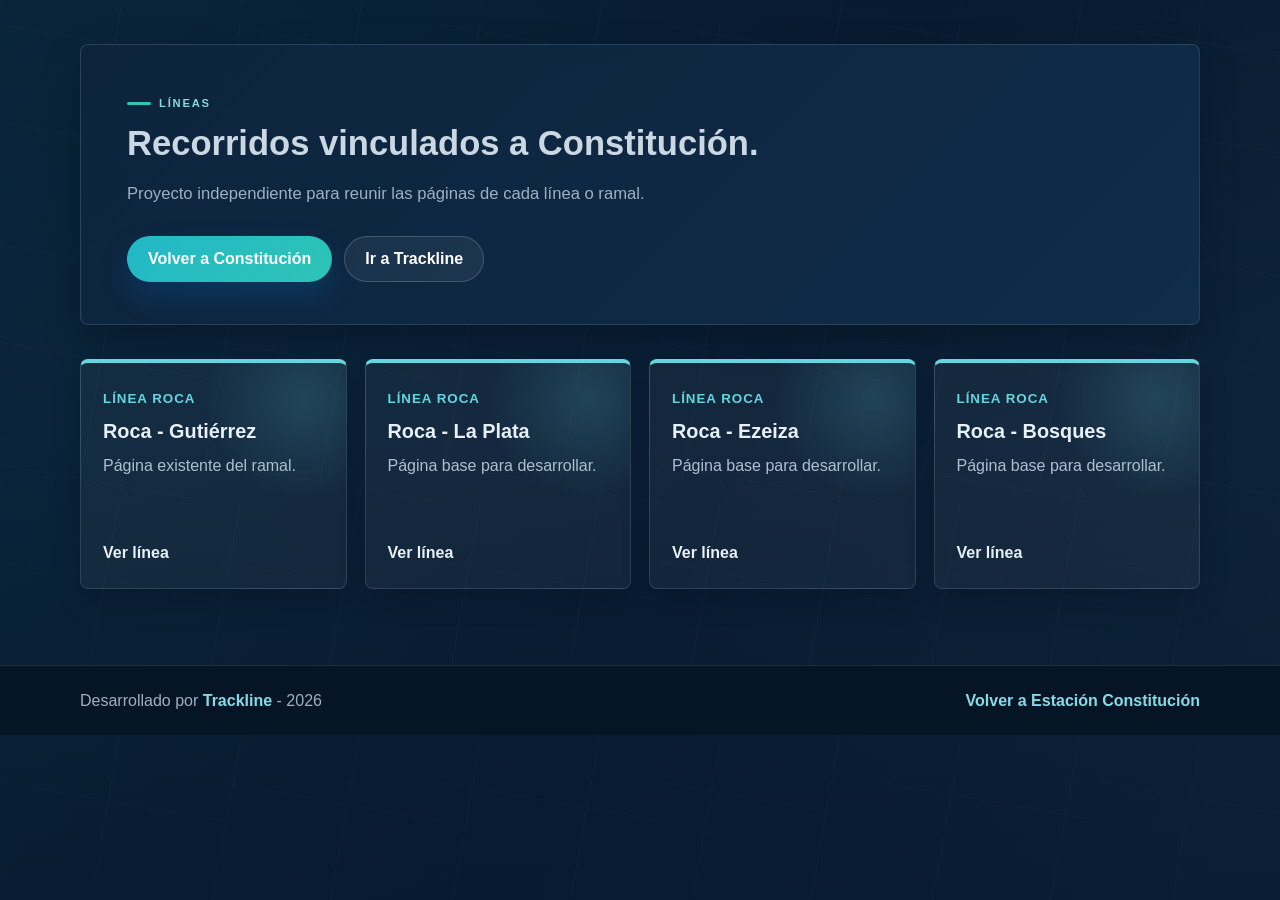
<file: index.html>
﻿<!DOCTYPE html>
<html lang="es">
<head>
    <!-- Metadatos, titulo y enlaces a hojas de estilo de la pagina. -->
    <meta charset="UTF-8">
    <meta name="viewport" content="width=device-width, initial-scale=1.0">
    <title>L&iacute;neas ferroviarias | Estaci&oacute;n Constituci&oacute;n</title>
    <link rel="stylesheet" href="estilos/estilos.css">
</head>
<body class="station-page">
    <!-- Contenido principal de la pagina. -->
    <main class="page-shell">
        <div class="container">
            <section class="page-hero">
                <span class="eyebrow">L&iacute;neas</span>
                <h1>Recorridos vinculados a Constituci&oacute;n.</h1>
                <p>Proyecto independiente para reunir las p&aacute;ginas de cada l&iacute;nea o ramal.</p>
                <div class="hero-actions">
                    <a class="btn btn-primary" href="../estacion-constitucion/index.html">Volver a Constituci&oacute;n</a>
                    <a class="btn btn-secondary" href="https://uade-garre.github.io/consultora/">Ir a Trackline</a>
                </div>
            </section>

            <section class="line-card-grid">
                <a class="line-card" href="roca-gutierrez/index.html">
                    <span>
                        <small>L&iacute;nea Roca</small>
                        <h2>Roca - Guti&eacute;rrez</h2>
                        <p>P&aacute;gina existente del ramal.</p>
                    </span>
                    <strong>Ver l&iacute;nea</strong>
                </a>
                <a class="line-card" href="roca-la-plata.html">
                    <span>
                        <small>L&iacute;nea Roca</small>
                        <h2>Roca - La Plata</h2>
                        <p>P&aacute;gina base para desarrollar.</p>
                    </span>
                    <strong>Ver l&iacute;nea</strong>
                </a>
                <a class="line-card" href="roca-ezeiza.html">
                    <span>
                        <small>L&iacute;nea Roca</small>
                        <h2>Roca - Ezeiza</h2>
                        <p>P&aacute;gina base para desarrollar.</p>
                    </span>
                    <strong>Ver l&iacute;nea</strong>
                </a>
                <a class="line-card" href="roca-bosques.html">
                    <span>
                        <small>L&iacute;nea Roca</small>
                        <h2>Roca - Bosques</h2>
                        <p>P&aacute;gina base para desarrollar.</p>
                    </span>
                    <strong>Ver l&iacute;nea</strong>
                </a>
            </section>
        </div>
    </main>
    <footer class="station-dev-footer">
        <div class="container">
            <p>Desarrollado por <a href="https://uade-garre.github.io/consultora/">Trackline</a> - 2026</p>
            <a href="https://uade-garre.github.io/estacion-constitucion/">Volver a Estaci&oacute;n Constituci&oacute;n</a>
        </div>
    </footer></body>
</html>
</file>
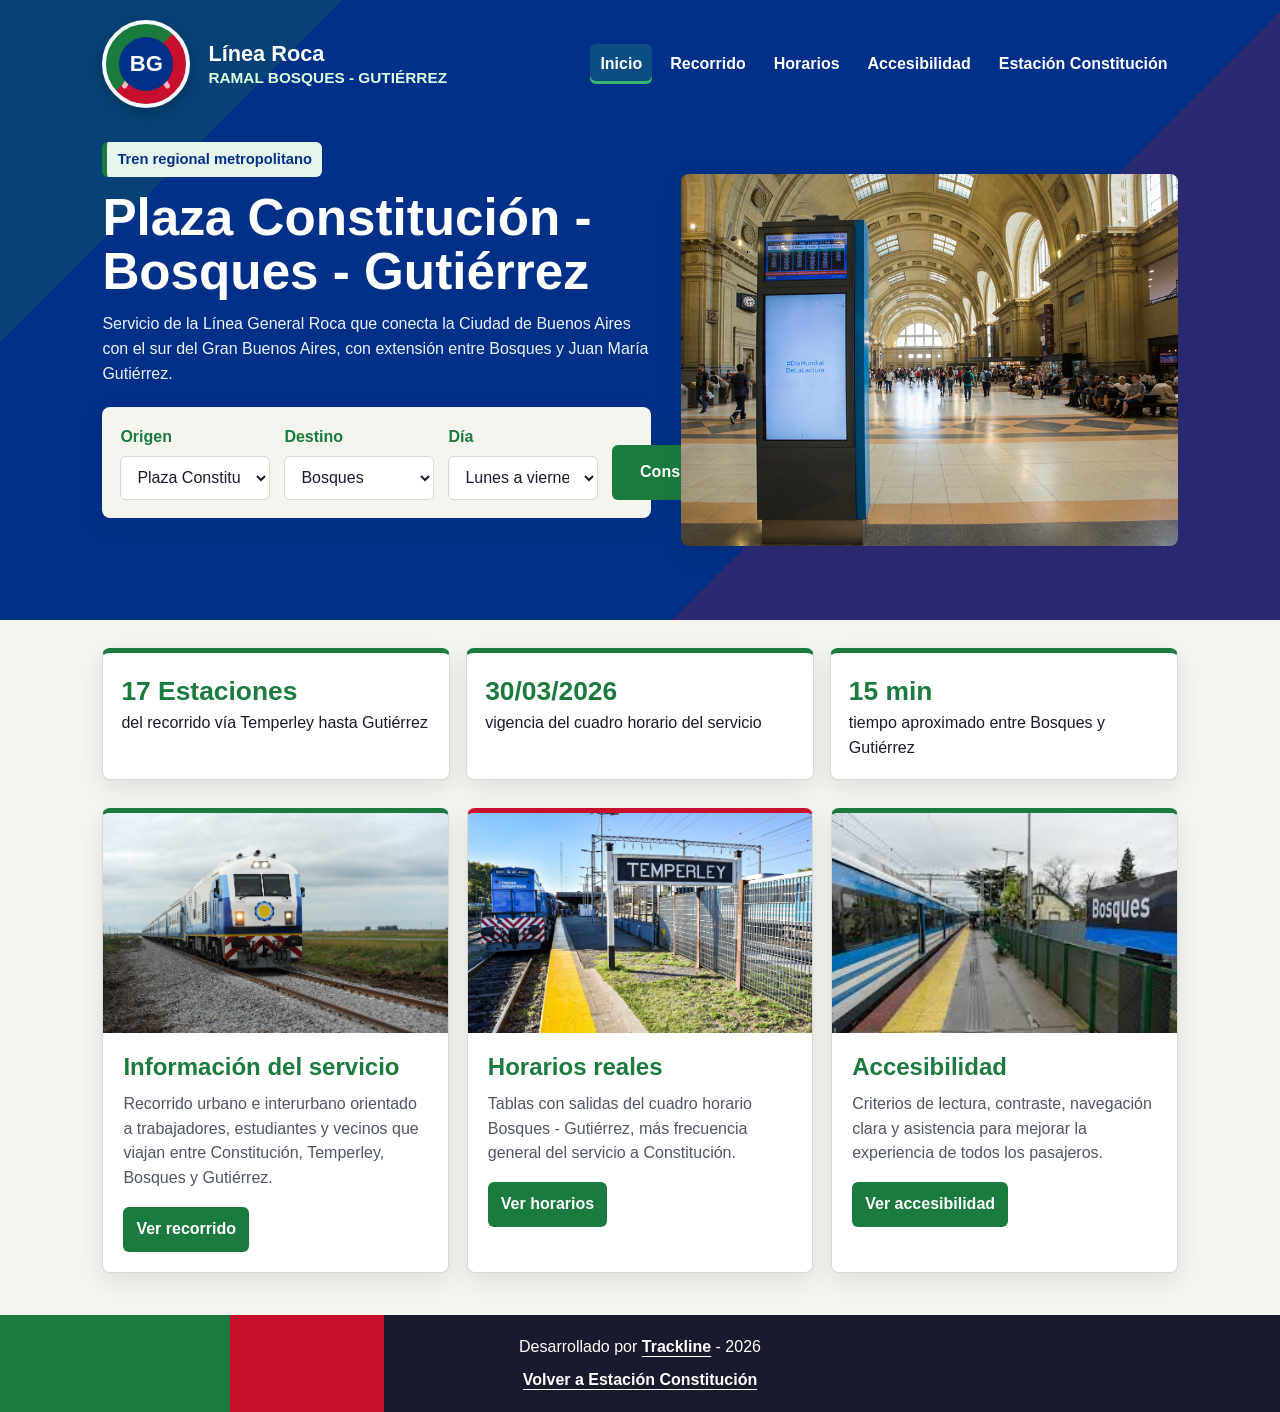
<file: roca-gutierrez/index.html>
﻿<!DOCTYPE html>
<html lang="es">

<head>
    <!-- Metadatos, titulo y enlaces a hojas de estilo de la pagina. -->
    <meta charset="UTF-8">
    <meta name="viewport" content="width=device-width, initial-scale=1.0">
    <title>Línea Roca | Bosques - Gutiérrez</title>
    <link rel="stylesheet" href="css/estilos.css">
</head>

<body>
    <!-- Encabezado con marca y navegacion principal. -->
    <header class="site-header">
        <div class="topbar">
            <a class="logo ramal-logo" href="https://uade-garre.github.io/estacion-constitucion/" aria-label="Volver a Estacion Constitucion">
                <span class="ramal-icono" aria-hidden="true"><span>BG</span></span>
                <span class="logo-texto">
                    <strong>Línea Roca</strong>
                    <small>Ramal Bosques - Gutiérrez</small>
                </span>
            </a>

            <nav aria-label="Navegación principal">
                <ul class="menu">
                    <li><a aria-current="page" href="index.html">Inicio</a></li>
                    <li><a href="recorrido.html">Recorrido</a></li>
                    <li><a href="horarios.html">Horarios</a></li>
                    <li><a href="accesibilidad.html">Accesibilidad</a></li>
                    <li><a href="https://uade-garre.github.io/estacion-constitucion/">Estación Constitución</a></li>
                </ul>
            </nav>
        </div>

        <section class="hero">
            <div class="hero-texto">
                <span class="etiqueta">Tren regional metropolitano</span>
                <h1>Plaza Constitución - Bosques - Gutiérrez</h1>
                <p>
                    Servicio de la Línea General Roca que conecta la Ciudad de Buenos Aires
                    con el sur del Gran Buenos Aires, con extensión entre Bosques y Juan
                    María Gutiérrez.
                </p>

                <form class="buscador" id="consulta-form">
                    <div class="campo">
                        <label for="origen">Origen</label>
                        <select id="origen" name="origen">
                            <option value="constitucion">Plaza Constitución</option>
                            <option value="temperley">Temperley</option>
                            <option value="bosques">Bosques</option>
                            <option value="gutierrez">Juan María Gutiérrez</option>
                        </select>
                    </div>

                    <div class="campo">
                        <label for="destino">Destino</label>
                        <select id="destino" name="destino">
                            <option value="bosques">Bosques</option>
                            <option value="gutierrez">Juan María Gutiérrez</option>
                            <option value="temperley">Temperley</option>
                            <option value="constitucion">Plaza Constitución</option>
                        </select>
                    </div>

                    <div class="campo">
                        <label for="dia">Día</label>
                        <select id="dia" name="dia">
                            <option value="habiles">Lunes a viernes</option>
                            <option value="sabado">Sábado</option>
                            <option value="domingo">Domingos y feriados</option>
                        </select>
                    </div>

                    <button type="submit">Consultar</button>
                </form>

                <p id="mensaje" class="mensaje" role="status"></p>
            </div>

            <div class="hero-imagen">
                <img src="img/constitucion.jpg" alt="Hall de la estación Plaza Constitución">
            </div>
        </section>
    </header>
    <!-- Contenido principal de la pagina. -->
    <main>
        <section class="resumen-servicio" aria-label="Datos principales del servicio">
            <article>
                <span class="dato">17 Estaciones</span>
                <p> del recorrido vía Temperley hasta Gutiérrez</p>
            </article>
            <article>
                <span class="dato">30/03/2026</span>
                <p>vigencia del cuadro horario del servicio</p>
            </article>
            <article>
                <span class="dato">15 min</span>
                <p>tiempo aproximado entre Bosques y Gutiérrez</p>
            </article>
        </section>

        <section class="tarjetas-home">
            <article class="card-home">
                <img src="img/tren-roca.jpg" alt="Formación eléctrica de la Línea Roca">
                <div class="contenido-card">
                    <h2>Información del servicio</h2>
                    <p>
                        Recorrido urbano e interurbano orientado a trabajadores, estudiantes
                        y vecinos que viajan entre Constitución, Temperley, Bosques y Gutiérrez.
                    </p>
                    <a href="recorrido.html">Ver recorrido</a>
                </div>
            </article>

            <article class="card-home">
                <img src="img/temperley.jpg" alt="Andenes de la estación Temperley">
                <div class="contenido-card">
                    <h2>Horarios reales</h2>
                    <p>
                        Tablas con salidas del cuadro horario Bosques - Gutiérrez,
                        más frecuencia general del servicio a Constitución.
                    </p>
                    <a href="horarios.html">Ver horarios</a>
                </div>
            </article>

            <article class="card-home">
                <img src="img/bosques.jpg" alt="Estación Bosques de la Línea Roca">
                <div class="contenido-card">
                    <h2>Accesibilidad</h2>
                    <p>
                        Criterios de lectura, contraste, navegación clara y asistencia para
                        mejorar la experiencia de todos los pasajeros.
                    </p>
                    <a href="accesibilidad.html">Ver accesibilidad</a>
                </div>
            </article>
        </section>
    </main>
    <!-- Pie de pagina con creditos y enlaces secundarios. -->
    <footer class="footer"><p>Desarrollado por <a href="https://uade-garre.github.io/consultora/">Trackline</a> - 2026</p><p><a href="https://uade-garre.github.io/estacion-constitucion/">Volver a Estación Constitución</a></p></footer>
    <!-- Scripts que activan la interaccion de la pagina. -->
    <script src="js/app.js"></script>
</body>

</html>
</file>
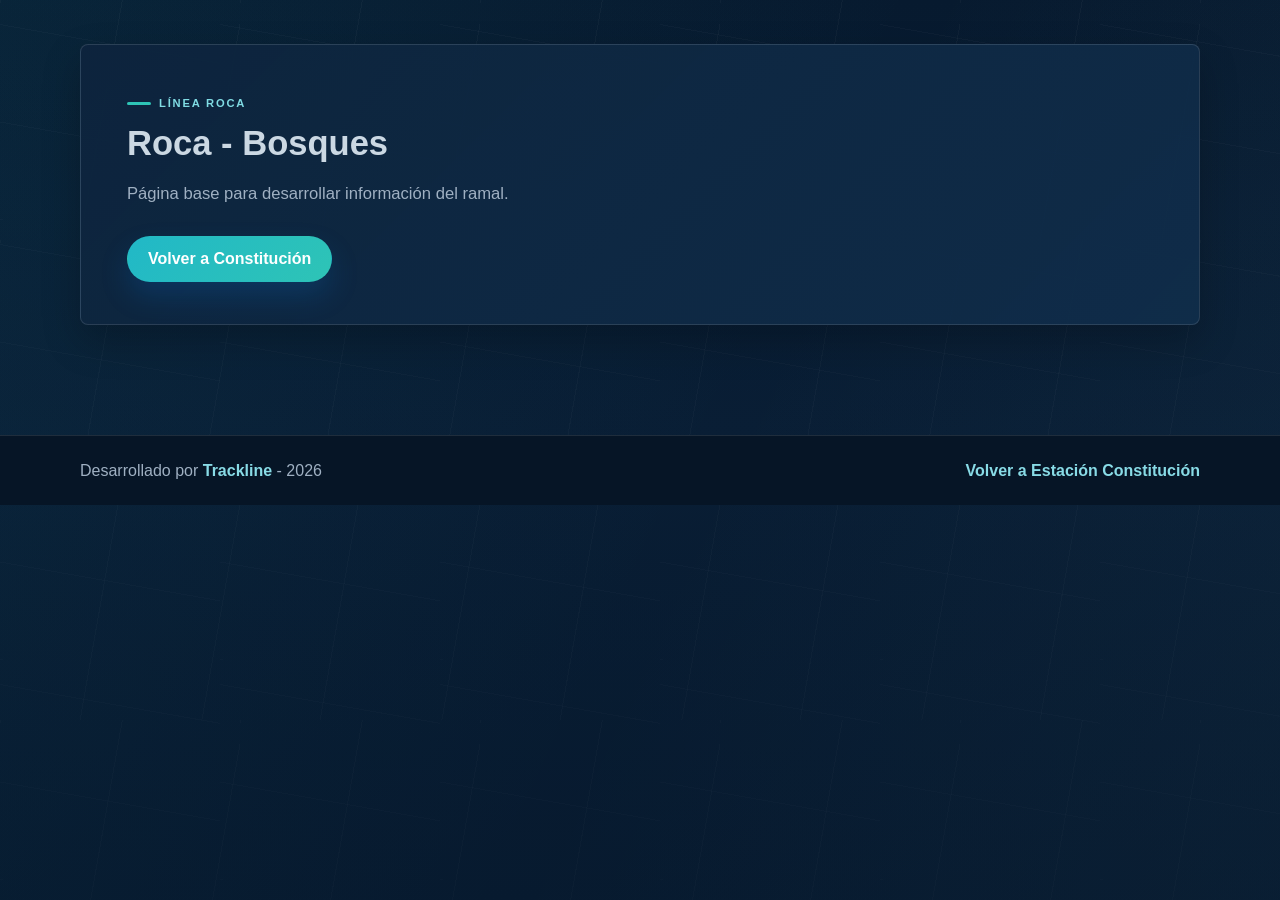
<file: roca-bosques.html>
﻿<!DOCTYPE html>
<html lang="es">
<head>
    <!-- Metadatos, titulo y enlaces a hojas de estilo de la pagina. -->
    <meta charset="UTF-8">
    <meta name="viewport" content="width=device-width, initial-scale=1.0">
    <title>Roca - Bosques | Estaci&oacute;n Constituci&oacute;n</title>
    <link rel="stylesheet" href="estilos/estilos.css">
</head>
<body class="station-page">
    <!-- Contenido principal de la pagina. -->
    <main class="page-shell">
        <div class="container">
            <section class="page-hero">
                <span class="eyebrow">L&iacute;nea Roca</span>
                <h1>Roca - Bosques</h1>
                <p>P&aacute;gina base para desarrollar informaci&oacute;n del ramal.</p>
                <div class="hero-actions"><a class="btn btn-primary" href="../estacion-constitucion/index.html">Volver a Constituci&oacute;n</a></div>
            </section>
        </div>
    </main>
    <footer class="station-dev-footer">
        <div class="container">
            <p>Desarrollado por <a href="https://uade-garre.github.io/consultora/">Trackline</a> - 2026</p>
            <a href="https://uade-garre.github.io/estacion-constitucion/">Volver a Estaci&oacute;n Constituci&oacute;n</a>
        </div>
    </footer></body>
</html>
</file>
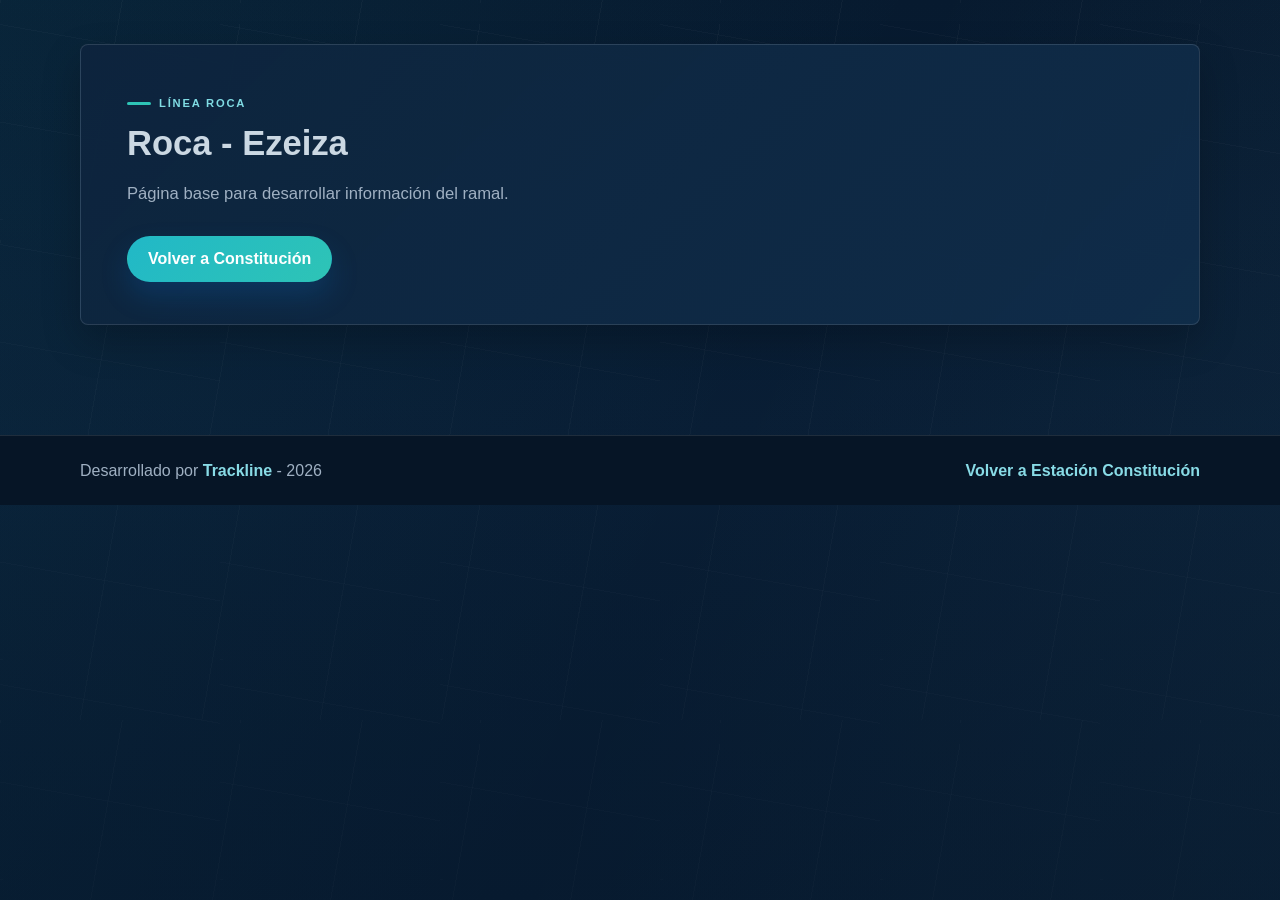
<file: roca-ezeiza.html>
﻿<!DOCTYPE html>
<html lang="es">
<head>
    <!-- Metadatos, titulo y enlaces a hojas de estilo de la pagina. -->
    <meta charset="UTF-8">
    <meta name="viewport" content="width=device-width, initial-scale=1.0">
    <title>Roca - Ezeiza | Estaci&oacute;n Constituci&oacute;n</title>
    <link rel="stylesheet" href="estilos/estilos.css">
</head>
<body class="station-page">
    <!-- Contenido principal de la pagina. -->
    <main class="page-shell">
        <div class="container">
            <section class="page-hero">
                <span class="eyebrow">L&iacute;nea Roca</span>
                <h1>Roca - Ezeiza</h1>
                <p>P&aacute;gina base para desarrollar informaci&oacute;n del ramal.</p>
                <div class="hero-actions"><a class="btn btn-primary" href="../estacion-constitucion/index.html">Volver a Constituci&oacute;n</a></div>
            </section>
        </div>
    </main>
    <footer class="station-dev-footer">
        <div class="container">
            <p>Desarrollado por <a href="https://uade-garre.github.io/consultora/">Trackline</a> - 2026</p>
            <a href="https://uade-garre.github.io/estacion-constitucion/">Volver a Estaci&oacute;n Constituci&oacute;n</a>
        </div>
    </footer></body>
</html>
</file>
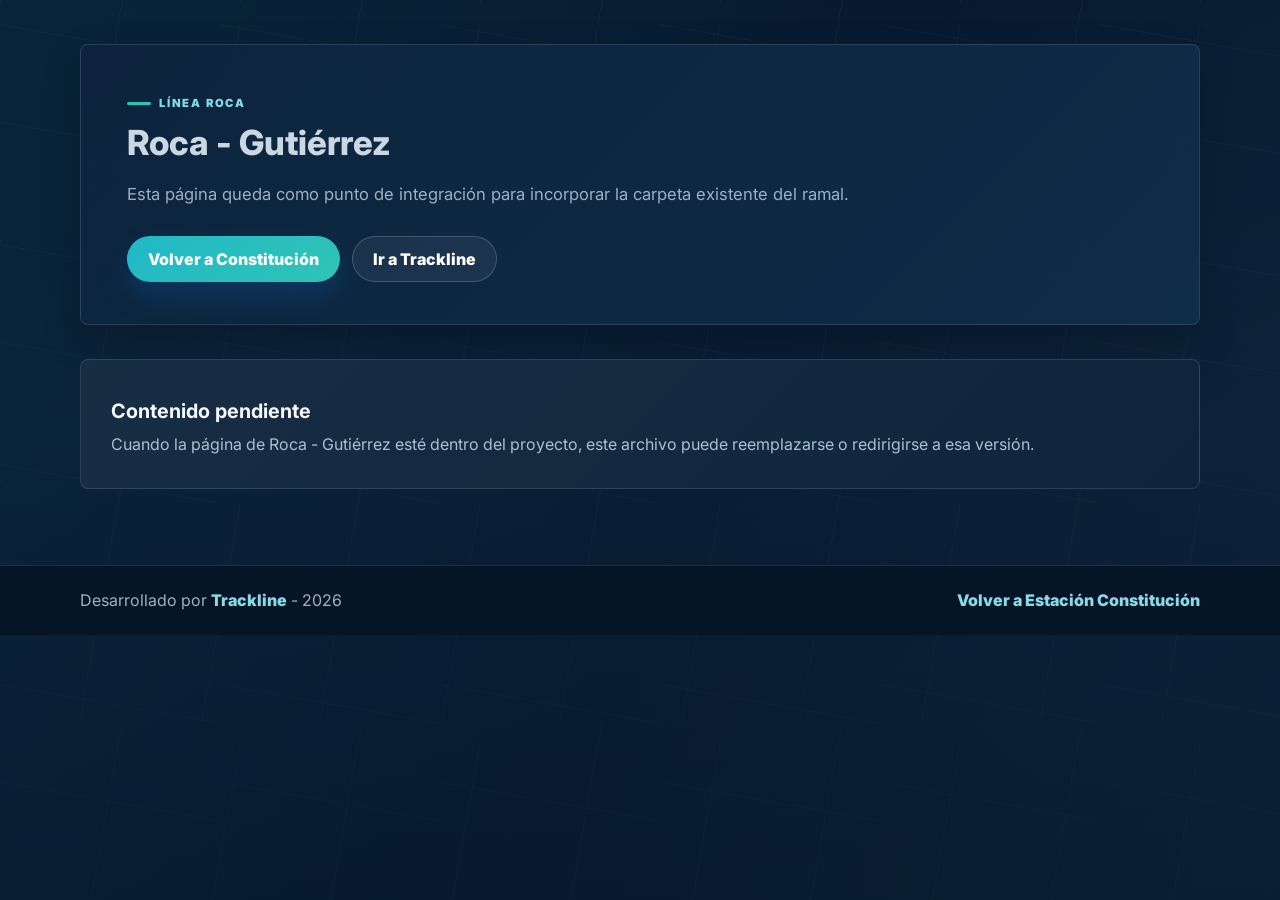
<file: roca-gutierrez.html>
﻿<!DOCTYPE html>
<html lang="es">
<head>
    <!-- Metadatos, titulo y enlaces a hojas de estilo de la pagina. -->
    <meta charset="UTF-8">
    <meta name="viewport" content="width=device-width, initial-scale=1.0">
    <title>Roca - Guti&eacute;rrez | Estaci&oacute;n Constituci&oacute;n</title>
    <link rel="preconnect" href="https://fonts.googleapis.com">
    <link rel="preconnect" href="https://fonts.gstatic.com" crossorigin>
    <link href="https://fonts.googleapis.com/css2?family=Inter:wght@300;400;600;700;800;900&display=swap" rel="stylesheet">
    <link rel="stylesheet" href="estilos/estilos.css">
</head>
<body class="station-page">
    <!-- Contenido principal de la pagina. -->
    <main class="page-shell">
        <div class="container">
            <section class="page-hero">
                <span class="eyebrow">L&iacute;nea Roca</span>
                <h1>Roca - Guti&eacute;rrez</h1>
                <p>Esta p&aacute;gina queda como punto de integraci&oacute;n para incorporar la carpeta existente del ramal.</p>
                <div class="hero-actions">
                    <a class="btn btn-primary" href="../estacion-constitucion/index.html">Volver a Constituci&oacute;n</a>
                    <a class="btn btn-secondary" href="https://uade-garre.github.io/consultora/">Ir a Trackline</a>
                </div>
            </section>
            <section class="line-page-card">
                <h2>Contenido pendiente</h2>
                <p>Cuando la p&aacute;gina de Roca - Guti&eacute;rrez est&eacute; dentro del proyecto, este archivo puede reemplazarse o redirigirse a esa versi&oacute;n.</p>
            </section>
        </div>
    </main>
    <!-- Scripts que activan la interaccion de la pagina. -->
    <script src="js/app.js"></script>
    <footer class="station-dev-footer">
        <div class="container">
            <p>Desarrollado por <a href="https://uade-garre.github.io/consultora/">Trackline</a> - 2026</p>
            <a href="https://uade-garre.github.io/estacion-constitucion/">Volver a Estaci&oacute;n Constituci&oacute;n</a>
        </div>
    </footer></body>
</html>
</file>
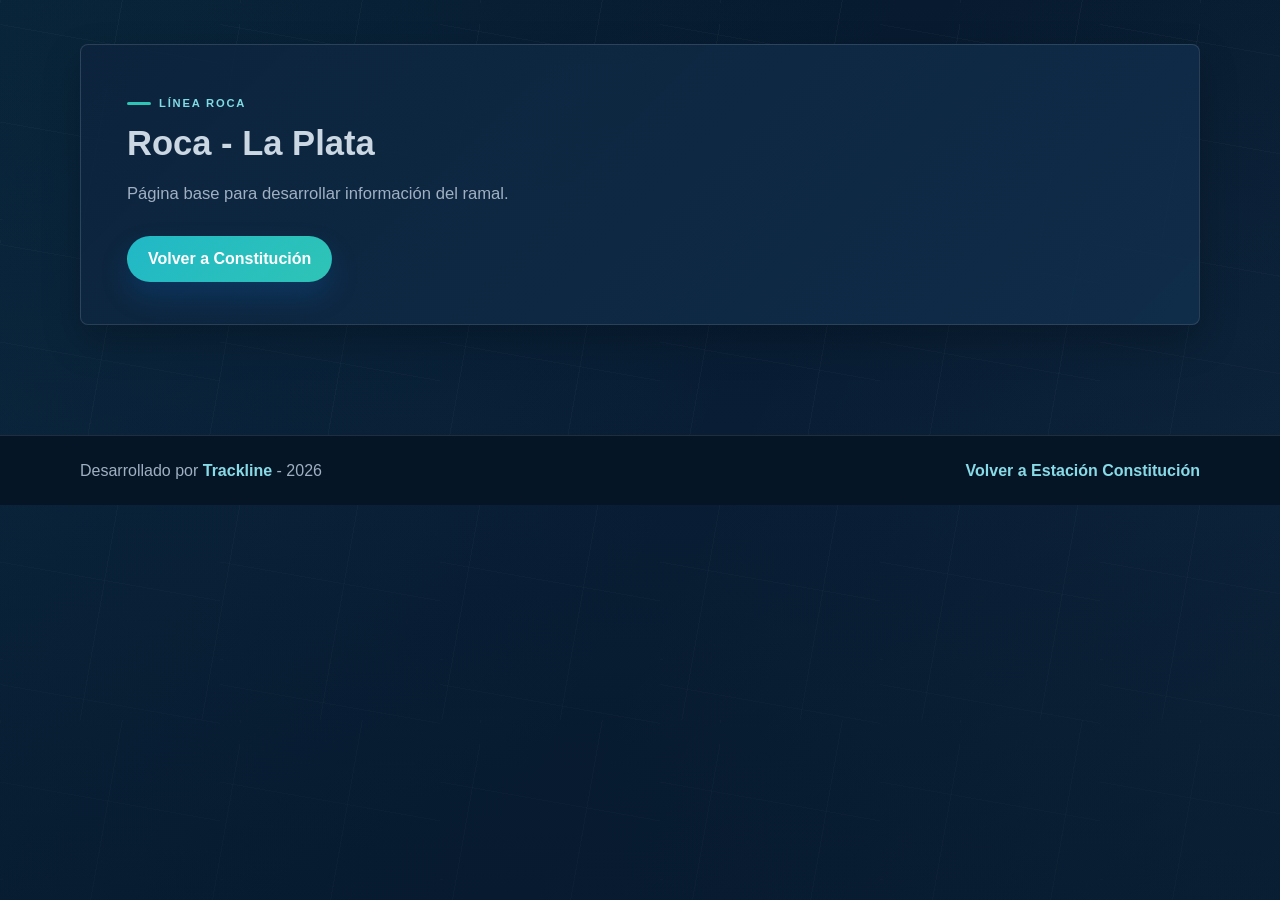
<file: roca-la-plata.html>
﻿<!DOCTYPE html>
<html lang="es">
<head>
    <!-- Metadatos, titulo y enlaces a hojas de estilo de la pagina. -->
    <meta charset="UTF-8">
    <meta name="viewport" content="width=device-width, initial-scale=1.0">
    <title>Roca - La Plata | Estaci&oacute;n Constituci&oacute;n</title>
    <link rel="stylesheet" href="estilos/estilos.css">
</head>
<body class="station-page">
    <!-- Contenido principal de la pagina. -->
    <main class="page-shell">
        <div class="container">
            <section class="page-hero">
                <span class="eyebrow">L&iacute;nea Roca</span>
                <h1>Roca - La Plata</h1>
                <p>P&aacute;gina base para desarrollar informaci&oacute;n del ramal.</p>
                <div class="hero-actions"><a class="btn btn-primary" href="../estacion-constitucion/index.html">Volver a Constituci&oacute;n</a></div>
            </section>
        </div>
    </main>
    <footer class="station-dev-footer">
        <div class="container">
            <p>Desarrollado por <a href="https://uade-garre.github.io/consultora/">Trackline</a> - 2026</p>
            <a href="https://uade-garre.github.io/estacion-constitucion/">Volver a Estaci&oacute;n Constituci&oacute;n</a>
        </div>
    </footer></body>
</html>
</file>
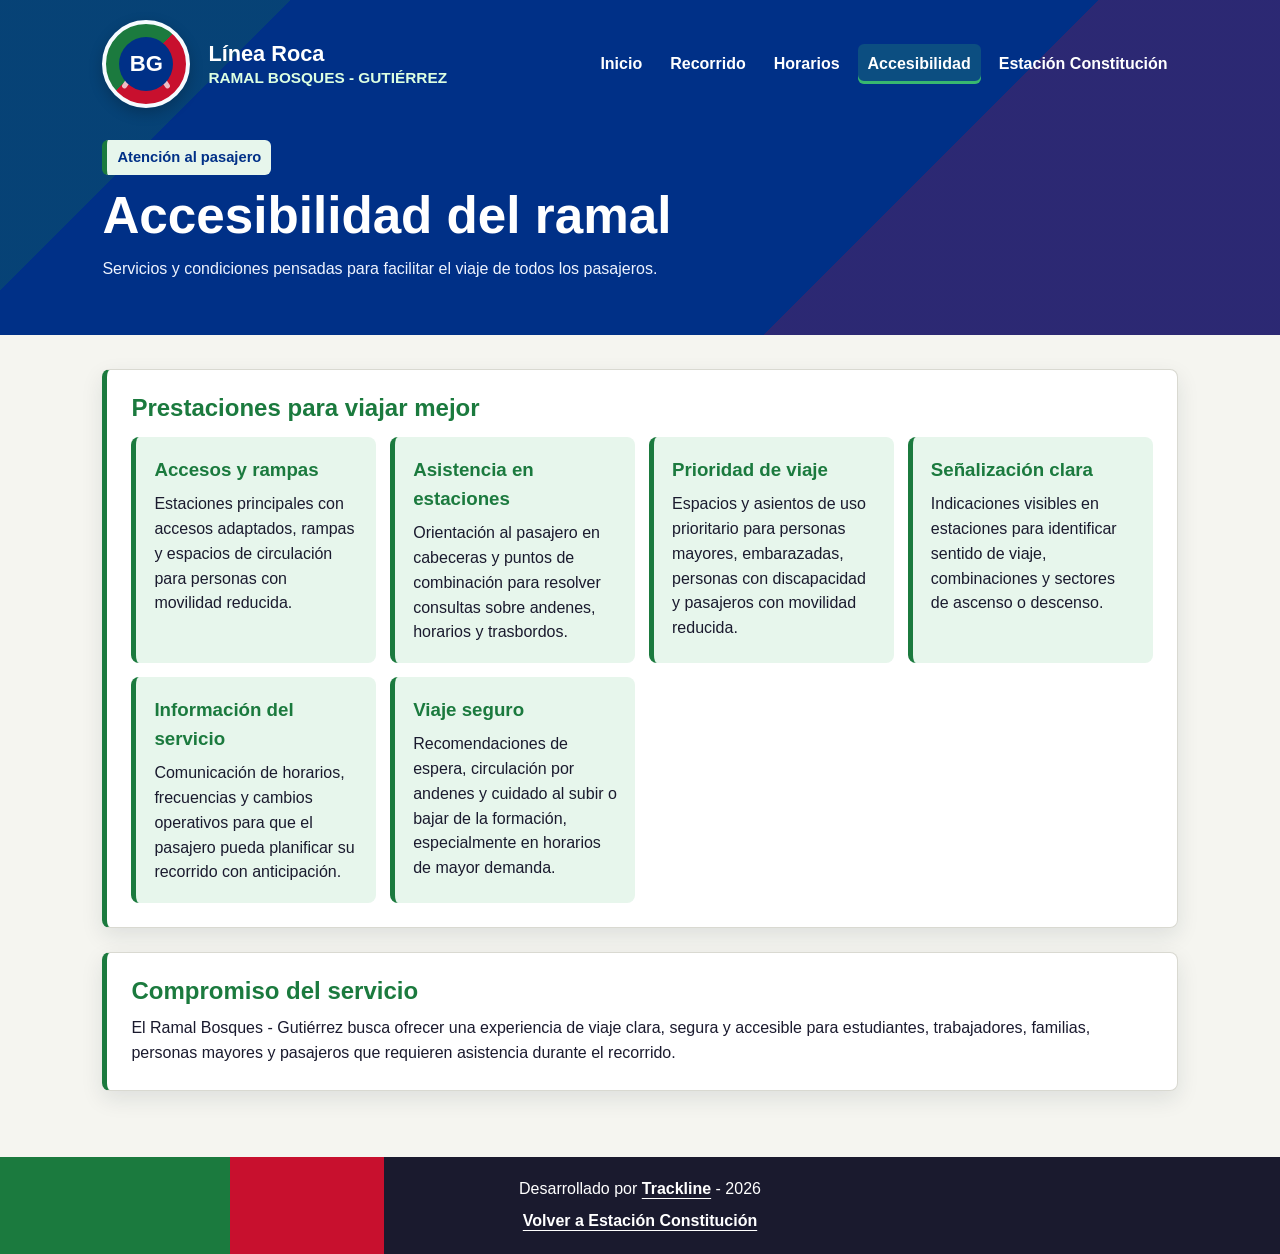
<file: roca-gutierrez/accesibilidad.html>
﻿<!DOCTYPE html>
<html lang="es">

<head>
    <!-- Metadatos, titulo y enlaces a hojas de estilo de la pagina. -->
    <meta charset="UTF-8">
    <meta name="viewport" content="width=device-width, initial-scale=1.0">
    <title>Línea Roca | Accesibilidad</title>
    <link rel="stylesheet" href="css/estilos.css">
</head>

<body>
    <!-- Encabezado con marca y navegacion principal. -->
    <header class="header-interno">
        <div class="topbar">
            <a class="logo ramal-logo" href="https://uade-garre.github.io/estacion-constitucion/" aria-label="Volver a Estacion Constitucion">
                <span class="ramal-icono" aria-hidden="true"><span>BG</span></span>
                <span class="logo-texto">
                    <strong>Línea Roca</strong>
                    <small>Ramal Bosques - Gutiérrez</small>
                </span>
            </a>

            <nav aria-label="Navegación principal">
                <ul class="menu">
                    <li><a href="index.html">Inicio</a></li>
                    <li><a href="recorrido.html">Recorrido</a></li>
                    <li><a href="horarios.html">Horarios</a></li>
                    <li><a aria-current="page" href="accesibilidad.html">Accesibilidad</a></li>
                    <li><a href="https://uade-garre.github.io/estacion-constitucion/">Estación Constitución</a></li>
                </ul>
            </nav>
        </div>

        <div class="titulo-pagina">
            <span class="etiqueta">Atención al pasajero</span>
            <h1>Accesibilidad del ramal</h1>
            <p>Servicios y condiciones pensadas para facilitar el viaje de todos los pasajeros.</p>
        </div>
    </header>
    <!-- Contenido principal de la pagina. -->
    <main class="contenedor">
        <section class="tarjeta">
            <h2>Prestaciones para viajar mejor</h2>
            <div class="grid-accesibilidad">
                <article class="item-acceso">
                    <h3>Accesos y rampas</h3>
                    <p>Estaciones principales con accesos adaptados, rampas y espacios de circulación para personas con movilidad reducida.</p>
                </article>

                <article class="item-acceso">
                    <h3>Asistencia en estaciones</h3>
                    <p>Orientación al pasajero en cabeceras y puntos de combinación para resolver consultas sobre andenes, horarios y trasbordos.</p>
                </article>

                <article class="item-acceso">
                    <h3>Prioridad de viaje</h3>
                    <p>Espacios y asientos de uso prioritario para personas mayores, embarazadas, personas con discapacidad y pasajeros con movilidad reducida.</p>
                </article>

                <article class="item-acceso">
                    <h3>Señalización clara</h3>
                    <p>Indicaciones visibles en estaciones para identificar sentido de viaje, combinaciones y sectores de ascenso o descenso.</p>
                </article>

                <article class="item-acceso">
                    <h3>Información del servicio</h3>
                    <p>Comunicación de horarios, frecuencias y cambios operativos para que el pasajero pueda planificar su recorrido con anticipación.</p>
                </article>

                <article class="item-acceso">
                    <h3>Viaje seguro</h3>
                    <p>Recomendaciones de espera, circulación por andenes y cuidado al subir o bajar de la formación, especialmente en horarios de mayor demanda.</p>
                </article>
            </div>
        </section>

        <section class="tarjeta">
            <h2>Compromiso del servicio</h2>
            <p>
                El Ramal Bosques - Gutiérrez busca ofrecer una experiencia de viaje clara,
                segura y accesible para estudiantes, trabajadores, familias, personas mayores
                y pasajeros que requieren asistencia durante el recorrido.
            </p>
        </section>
    </main>
    <!-- Pie de pagina con creditos y enlaces secundarios. -->
    <footer class="footer"><p>Desarrollado por <a href="https://uade-garre.github.io/consultora/">Trackline</a> - 2026</p><p><a href="https://uade-garre.github.io/estacion-constitucion/">Volver a Estación Constitución</a></p></footer>
</body>

</html>
</file>
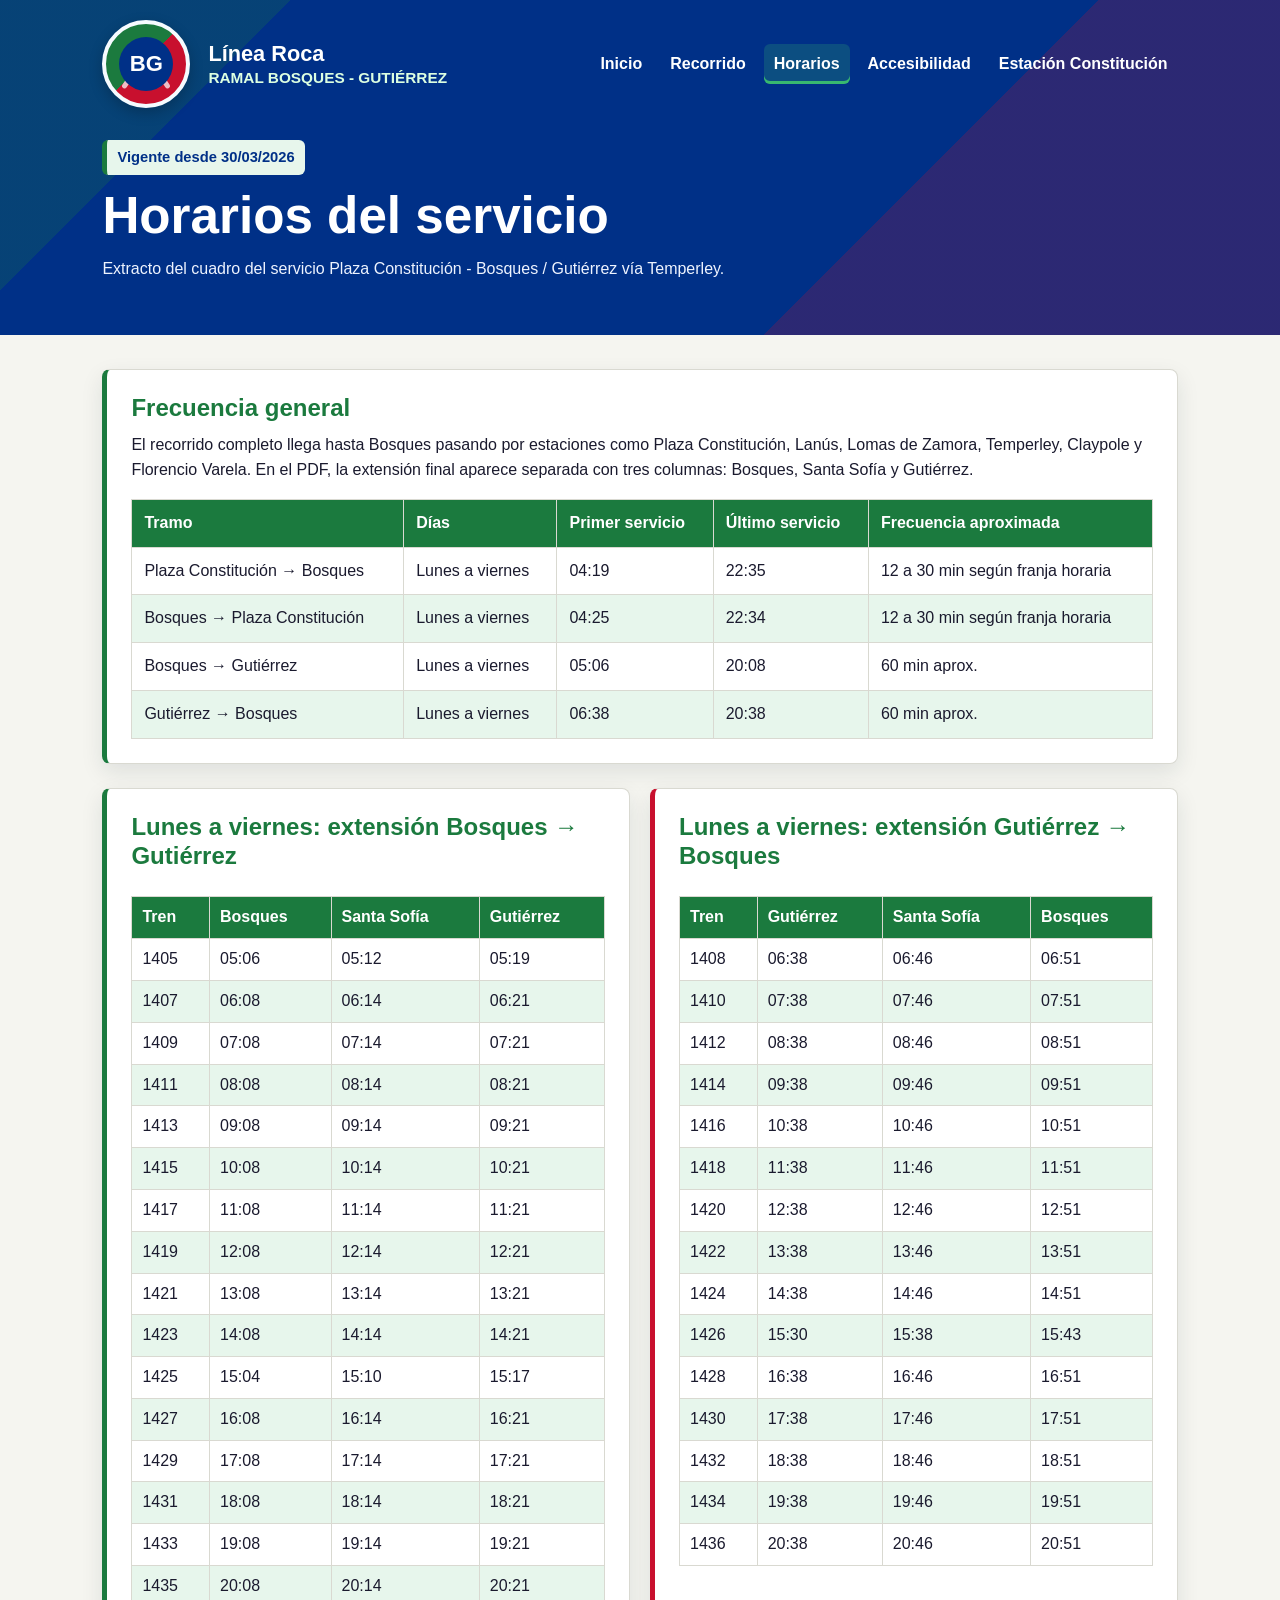
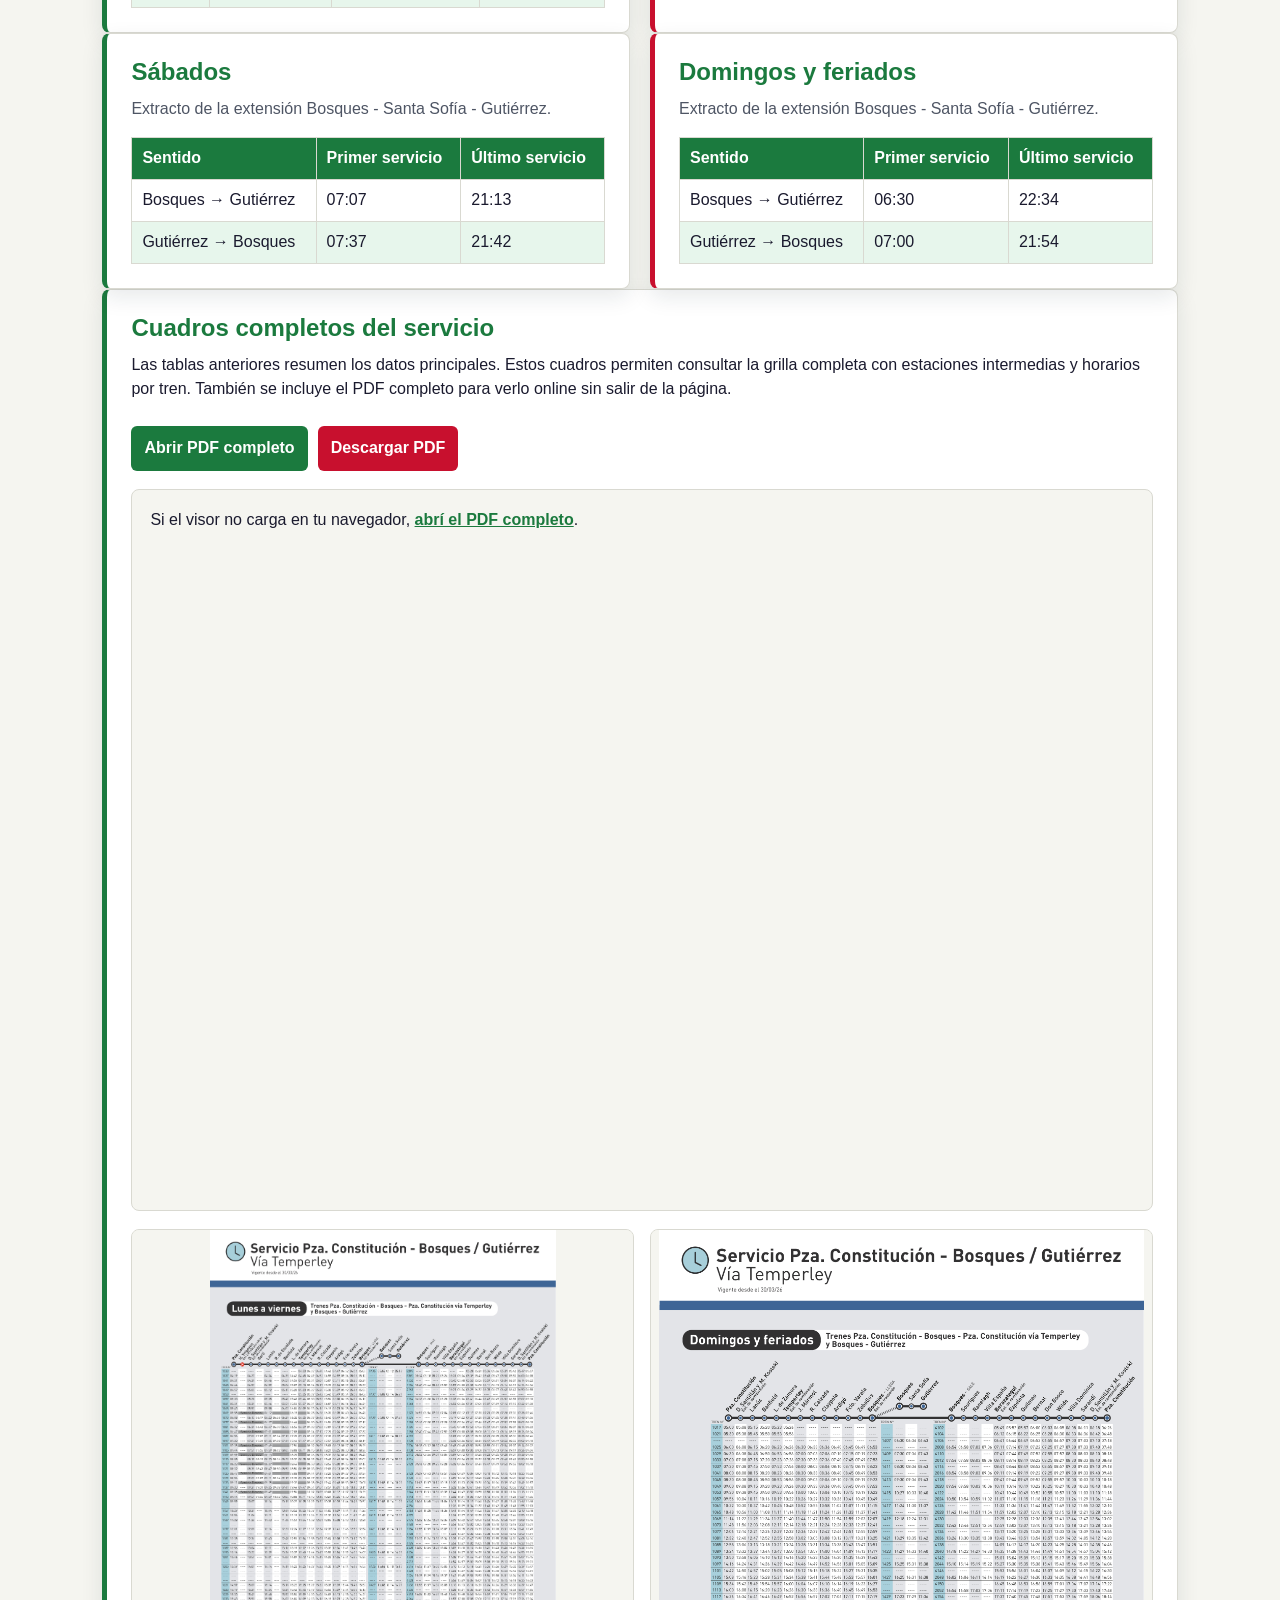
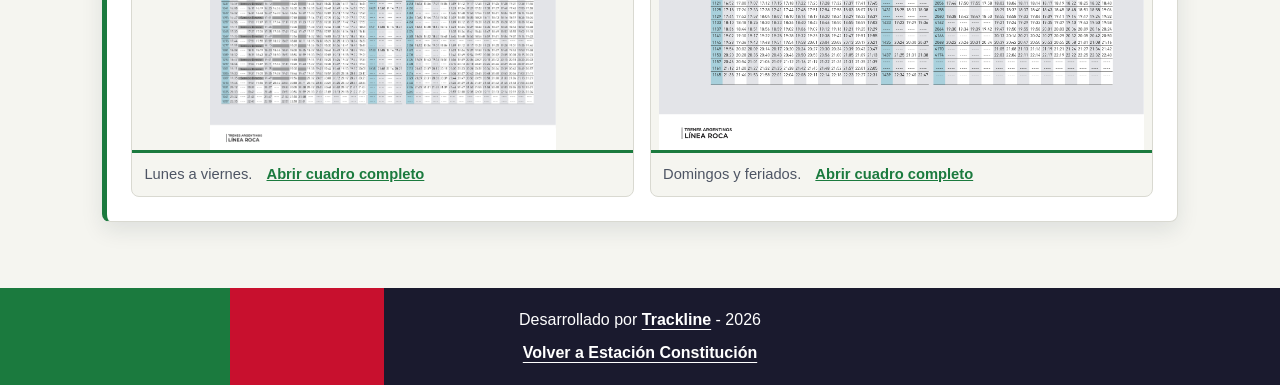
<file: roca-gutierrez/horarios.html>
﻿<!DOCTYPE html>
<html lang="es">

<head>
    <!-- Metadatos, titulo y enlaces a hojas de estilo de la pagina. -->
    <meta charset="UTF-8">
    <meta name="viewport" content="width=device-width, initial-scale=1.0">
    <title>Línea Roca | Horarios</title>
    <link rel="stylesheet" href="css/estilos.css">
</head>

<body>
    <!-- Encabezado con marca y navegacion principal. -->
    <header class="header-interno">
        <div class="topbar">
            <a class="logo ramal-logo" href="https://uade-garre.github.io/estacion-constitucion/" aria-label="Volver a Estacion Constitucion">
                <span class="ramal-icono" aria-hidden="true"><span>BG</span></span>
                <span class="logo-texto">
                    <strong>Línea Roca</strong>
                    <small>Ramal Bosques - Gutiérrez</small>
                </span>
            </a>

            <nav aria-label="Navegación principal">
                <ul class="menu">
                    <li><a href="index.html">Inicio</a></li>
                    <li><a href="recorrido.html">Recorrido</a></li>
                    <li><a aria-current="page" href="horarios.html">Horarios</a></li>
                    <li><a href="accesibilidad.html">Accesibilidad</a></li>
                    <li><a href="https://uade-garre.github.io/estacion-constitucion/">Estación Constitución</a></li>
                </ul>
            </nav>
        </div>

        <div class="titulo-pagina">
            <span class="etiqueta">Vigente desde 30/03/2026</span>
            <h1>Horarios del servicio</h1>
            <p>Extracto del cuadro del servicio Plaza Constitución - Bosques / Gutiérrez vía Temperley.</p>
        </div>
    </header>
    <!-- Contenido principal de la pagina. -->
    <main class="contenedor">
        <section class="tarjeta">
            <h2>Frecuencia general</h2>
            <p>
                El recorrido completo llega hasta Bosques pasando por estaciones como Plaza
                Constitución, Lanús, Lomas de Zamora, Temperley, Claypole y Florencio Varela.
                En el PDF, la extensión final aparece separada con tres columnas:
                Bosques, Santa Sofía y Gutiérrez.
            </p>
            <div class="tabla-scroll">
                <table>
                    <thead>
                        <tr>
                            <th>Tramo</th>
                            <th>Días</th>
                            <th>Primer servicio</th>
                            <th>Último servicio</th>
                            <th>Frecuencia aproximada</th>
                        </tr>
                    </thead>
                    <tbody>
                        <tr>
                            <td>Plaza Constitución → Bosques</td>
                            <td>Lunes a viernes</td>
                            <td>04:19</td>
                            <td>22:35</td>
                            <td>12 a 30 min según franja horaria</td>
                        </tr>
                        <tr>
                            <td>Bosques → Plaza Constitución</td>
                            <td>Lunes a viernes</td>
                            <td>04:25</td>
                            <td>22:34</td>
                            <td>12 a 30 min según franja horaria</td>
                        </tr>
                        <tr>
                            <td>Bosques → Gutiérrez</td>
                            <td>Lunes a viernes</td>
                            <td>05:06</td>
                            <td>20:08</td>
                            <td>60 min aprox.</td>
                        </tr>
                        <tr>
                            <td>Gutiérrez → Bosques</td>
                            <td>Lunes a viernes</td>
                            <td>06:38</td>
                            <td>20:38</td>
                            <td>60 min aprox.</td>
                        </tr>
                    </tbody>
                </table>
            </div>
        </section>

        <section class="grid-dos-columnas">
            <article class="tarjeta">
                <h2>Lunes a viernes: extensión Bosques → Gutiérrez</h2>
                <div class="tabla-scroll">
                    <table class="tabla-compacta">
                        <thead>
                            <tr>
                                <th>Tren</th>
                                <th>Bosques</th>
                                <th>Santa Sofía</th>
                                <th>Gutiérrez</th>
                            </tr>
                        </thead>
                        <tbody>
                            <tr><td>1405</td><td>05:06</td><td>05:12</td><td>05:19</td></tr>
                            <tr><td>1407</td><td>06:08</td><td>06:14</td><td>06:21</td></tr>
                            <tr><td>1409</td><td>07:08</td><td>07:14</td><td>07:21</td></tr>
                            <tr><td>1411</td><td>08:08</td><td>08:14</td><td>08:21</td></tr>
                            <tr><td>1413</td><td>09:08</td><td>09:14</td><td>09:21</td></tr>
                            <tr><td>1415</td><td>10:08</td><td>10:14</td><td>10:21</td></tr>
                            <tr><td>1417</td><td>11:08</td><td>11:14</td><td>11:21</td></tr>
                            <tr><td>1419</td><td>12:08</td><td>12:14</td><td>12:21</td></tr>
                            <tr><td>1421</td><td>13:08</td><td>13:14</td><td>13:21</td></tr>
                            <tr><td>1423</td><td>14:08</td><td>14:14</td><td>14:21</td></tr>
                            <tr><td>1425</td><td>15:04</td><td>15:10</td><td>15:17</td></tr>
                            <tr><td>1427</td><td>16:08</td><td>16:14</td><td>16:21</td></tr>
                            <tr><td>1429</td><td>17:08</td><td>17:14</td><td>17:21</td></tr>
                            <tr><td>1431</td><td>18:08</td><td>18:14</td><td>18:21</td></tr>
                            <tr><td>1433</td><td>19:08</td><td>19:14</td><td>19:21</td></tr>
                            <tr><td>1435</td><td>20:08</td><td>20:14</td><td>20:21</td></tr>
                        </tbody>
                    </table>
                </div>
            </article>

            <article class="tarjeta">
                <h2>Lunes a viernes: extensión Gutiérrez → Bosques</h2>
                <div class="tabla-scroll">
                    <table class="tabla-compacta">
                        <thead>
                            <tr>
                                <th>Tren</th>
                                <th>Gutiérrez</th>
                                <th>Santa Sofía</th>
                                <th>Bosques</th>
                            </tr>
                        </thead>
                        <tbody>
                            <tr><td>1408</td><td>06:38</td><td>06:46</td><td>06:51</td></tr>
                            <tr><td>1410</td><td>07:38</td><td>07:46</td><td>07:51</td></tr>
                            <tr><td>1412</td><td>08:38</td><td>08:46</td><td>08:51</td></tr>
                            <tr><td>1414</td><td>09:38</td><td>09:46</td><td>09:51</td></tr>
                            <tr><td>1416</td><td>10:38</td><td>10:46</td><td>10:51</td></tr>
                            <tr><td>1418</td><td>11:38</td><td>11:46</td><td>11:51</td></tr>
                            <tr><td>1420</td><td>12:38</td><td>12:46</td><td>12:51</td></tr>
                            <tr><td>1422</td><td>13:38</td><td>13:46</td><td>13:51</td></tr>
                            <tr><td>1424</td><td>14:38</td><td>14:46</td><td>14:51</td></tr>
                            <tr><td>1426</td><td>15:30</td><td>15:38</td><td>15:43</td></tr>
                            <tr><td>1428</td><td>16:38</td><td>16:46</td><td>16:51</td></tr>
                            <tr><td>1430</td><td>17:38</td><td>17:46</td><td>17:51</td></tr>
                            <tr><td>1432</td><td>18:38</td><td>18:46</td><td>18:51</td></tr>
                            <tr><td>1434</td><td>19:38</td><td>19:46</td><td>19:51</td></tr>
                            <tr><td>1436</td><td>20:38</td><td>20:46</td><td>20:51</td></tr>
                        </tbody>
                    </table>
                </div>
            </article>
        </section>

        <section class="grid-dos-columnas">
            <article class="tarjeta">
                <h2>Sábados</h2>
                <p class="texto-ayuda">Extracto de la extensión Bosques - Santa Sofía - Gutiérrez.</p>
                <div class="tabla-scroll">
                    <table class="tabla-compacta">
                        <thead>
                            <tr><th>Sentido</th><th>Primer servicio</th><th>Último servicio</th></tr>
                        </thead>
                        <tbody>
                            <tr><td>Bosques → Gutiérrez</td><td>07:07</td><td>21:13</td></tr>
                            <tr><td>Gutiérrez → Bosques</td><td>07:37</td><td>21:42</td></tr>
                        </tbody>
                    </table>
                </div>
            </article>

            <article class="tarjeta">
                <h2>Domingos y feriados</h2>
                <p class="texto-ayuda">Extracto de la extensión Bosques - Santa Sofía - Gutiérrez.</p>
                <div class="tabla-scroll">
                    <table class="tabla-compacta">
                        <thead>
                            <tr><th>Sentido</th><th>Primer servicio</th><th>Último servicio</th></tr>
                        </thead>
                        <tbody>
                            <tr><td>Bosques → Gutiérrez</td><td>06:30</td><td>22:34</td></tr>
                            <tr><td>Gutiérrez → Bosques</td><td>07:00</td><td>21:54</td></tr>
                        </tbody>
                    </table>
                </div>
            </article>
        </section>

        <section class="tarjeta">
            <h2>Cuadros completos del servicio</h2>
            <p>
                Las tablas anteriores resumen los datos principales. Estos cuadros permiten
                consultar la grilla completa con estaciones intermedias y horarios por tren.
                También se incluye el PDF completo para verlo online sin salir de la página.
            </p>
            <div class="acciones-pdf" aria-label="Acciones sobre el cuadro horario completo">
                <a class="boton-secundario boton-pdf" href="horarios-completos.pdf" target="_blank" rel="noreferrer">
                    Abrir PDF completo
                </a>
                <a class="boton-secundario boton-pdf boton-descarga" href="horarios-completos.pdf" download>
                    Descargar PDF
                </a>
            </div>
            <div class="visor-pdf" aria-label="Vista online del PDF de horarios completos">
                <object data="horarios-completos.pdf" type="application/pdf">
                    <p>
                        Si el visor no carga en tu navegador,
                        <a href="horarios-completos.pdf" target="_blank" rel="noreferrer">abrí el PDF completo</a>.
                    </p>
                </object>
            </div>
            <div class="grid-capturas">
                <figure class="captura-pdf">
                    <img src="img/cuadro-habiles.png" alt="Cuadro completo de lunes a viernes del servicio Plaza Constitución - Bosques - Gutiérrez vía Temperley">
                    <figcaption>
                        Lunes a viernes.
                        <a href="img/cuadro-habiles.png" target="_blank" rel="noreferrer">Abrir cuadro completo</a>
                    </figcaption>
                </figure>

                <figure class="captura-pdf">
                    <img src="img/cuadro-domingos-feriados.png" alt="Cuadro completo de domingos y feriados del servicio Plaza Constitución - Bosques - Gutiérrez vía Temperley">
                    <figcaption>
                        Domingos y feriados.
                        <a href="img/cuadro-domingos-feriados.png" target="_blank" rel="noreferrer">Abrir cuadro completo</a>
                    </figcaption>
                </figure>
            </div>
        </section>
    </main>
    <!-- Pie de pagina con creditos y enlaces secundarios. -->
    <footer class="footer"><p>Desarrollado por <a href="https://uade-garre.github.io/consultora/">Trackline</a> - 2026</p><p><a href="https://uade-garre.github.io/estacion-constitucion/">Volver a Estación Constitución</a></p></footer>
</body>

</html>
</file>
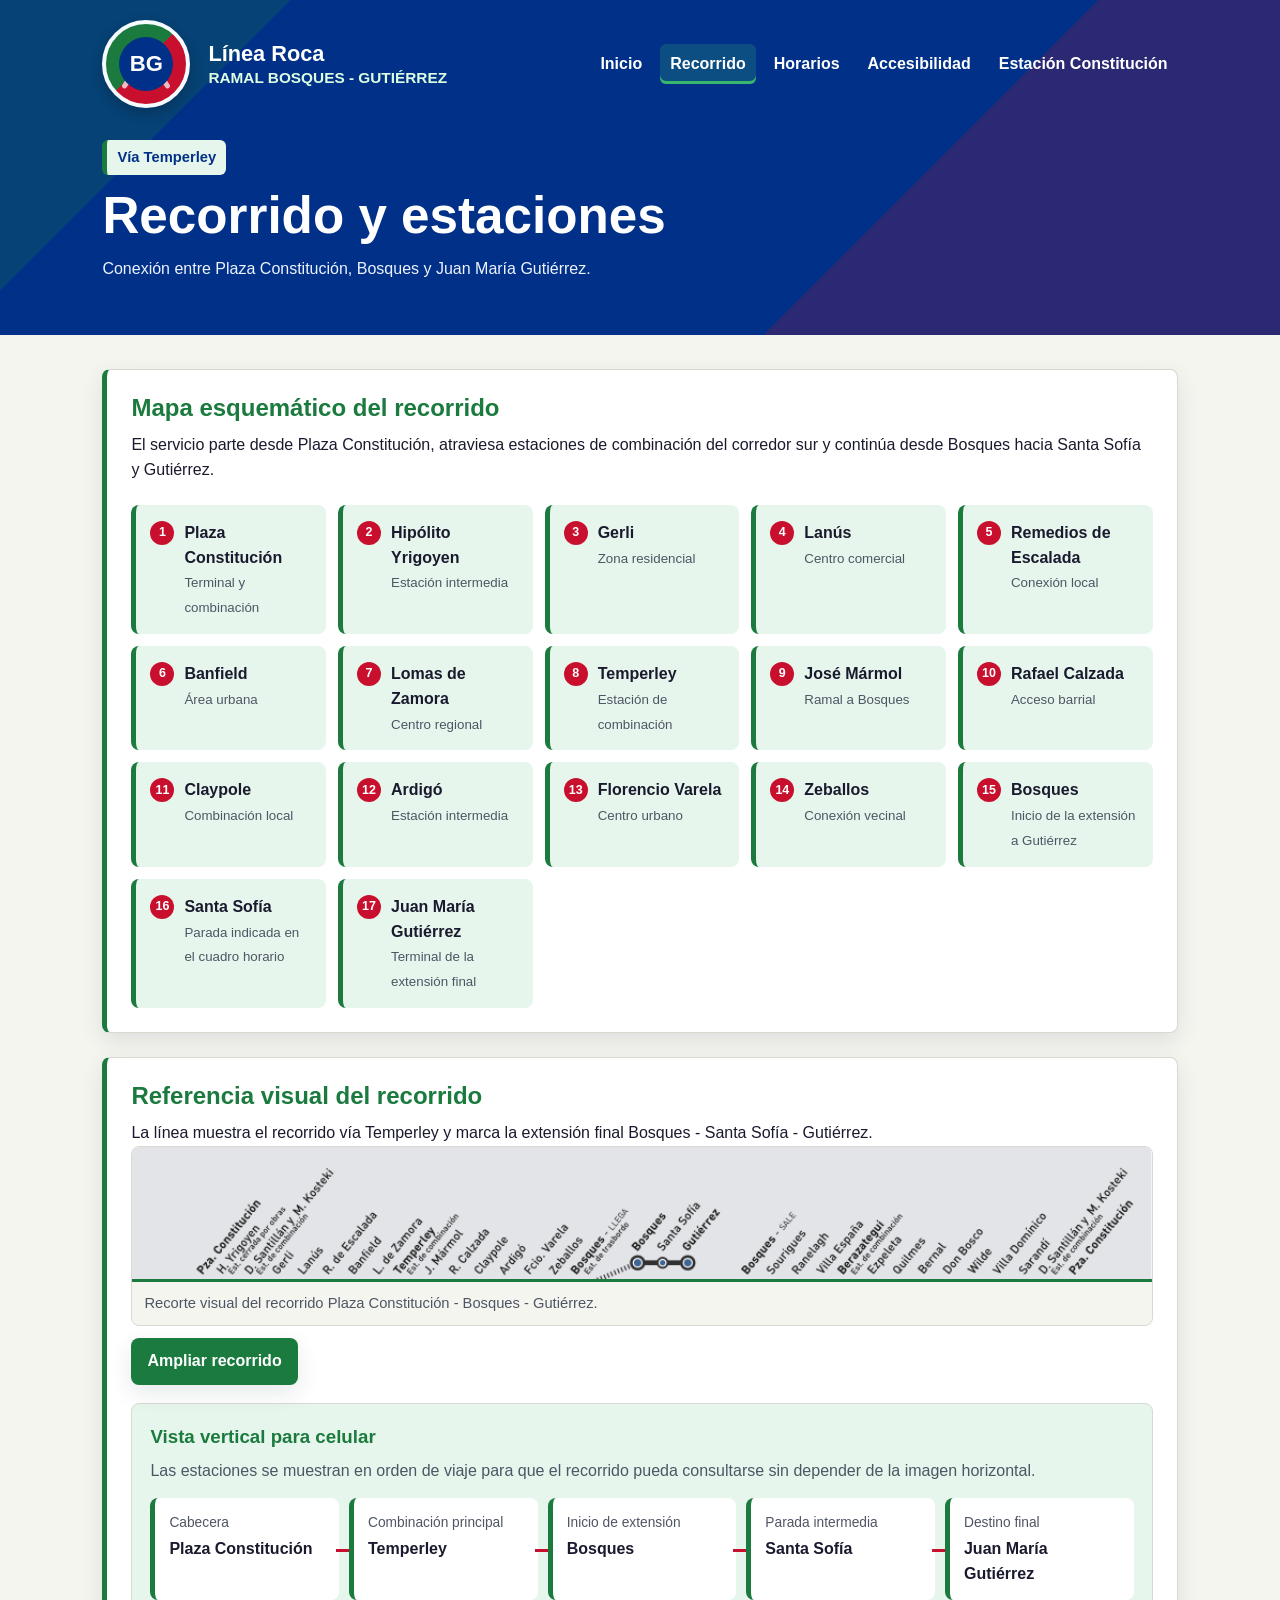
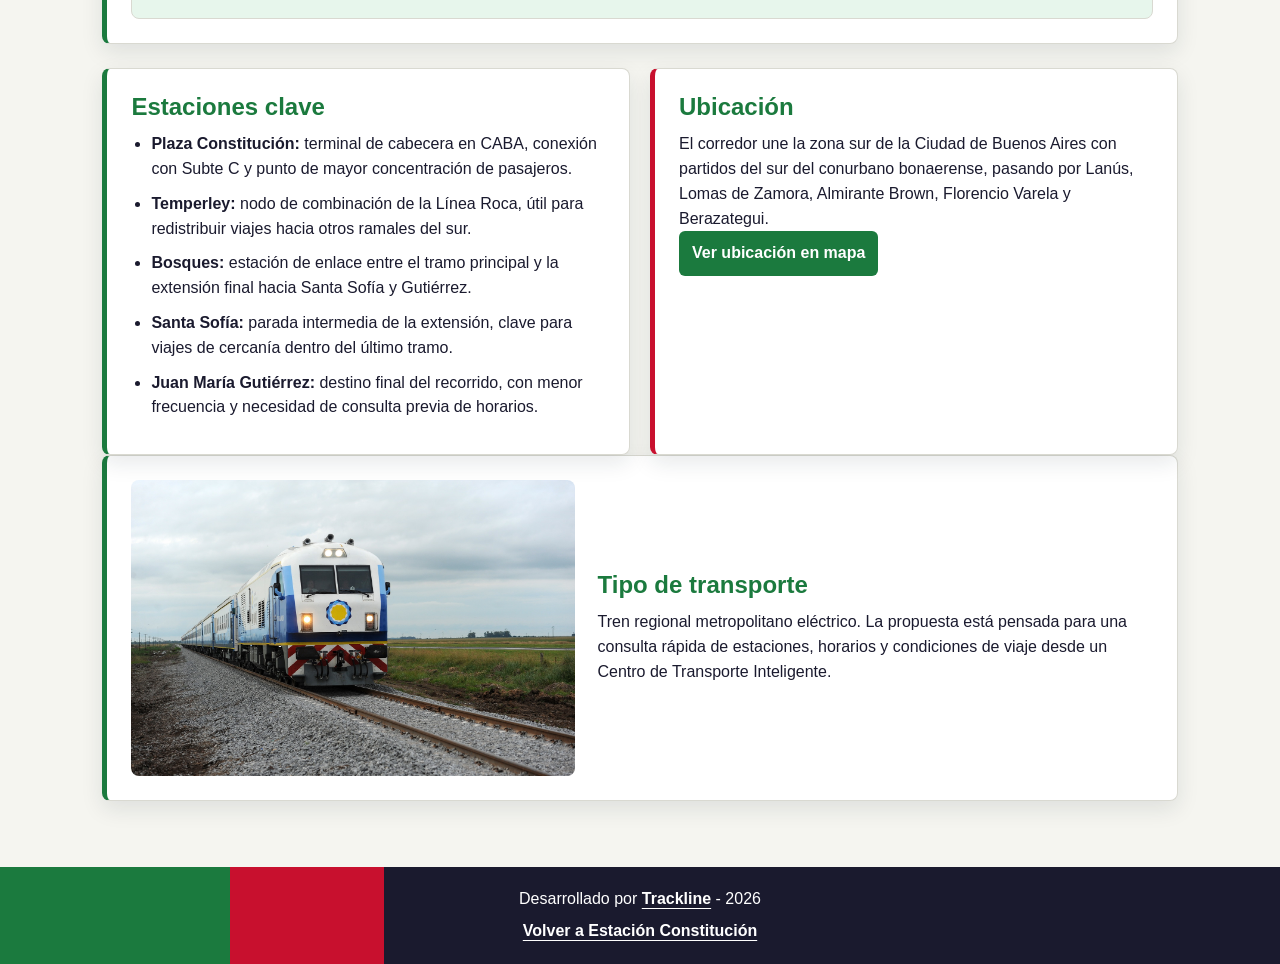
<file: roca-gutierrez/recorrido.html>
﻿<!DOCTYPE html>
<html lang="es">

<head>
    <!-- Metadatos, titulo y enlaces a hojas de estilo de la pagina. -->
    <meta charset="UTF-8">
    <meta name="viewport" content="width=device-width, initial-scale=1.0">
    <title>Línea Roca | Recorrido</title>
    <link rel="stylesheet" href="css/estilos.css">
</head>

<body>
    <!-- Encabezado con marca y navegacion principal. -->
    <header class="header-interno">
        <div class="topbar">
            <a class="logo ramal-logo" href="https://uade-garre.github.io/estacion-constitucion/" aria-label="Volver a Estacion Constitucion">
                <span class="ramal-icono" aria-hidden="true"><span>BG</span></span>
                <span class="logo-texto">
                    <strong>Línea Roca</strong>
                    <small>Ramal Bosques - Gutiérrez</small>
                </span>
            </a>

            <nav aria-label="Navegación principal">
                <ul class="menu">
                    <li><a href="index.html">Inicio</a></li>
                    <li><a aria-current="page" href="recorrido.html">Recorrido</a></li>
                    <li><a href="horarios.html">Horarios</a></li>
                    <li><a href="accesibilidad.html">Accesibilidad</a></li>
                    <li><a href="https://uade-garre.github.io/estacion-constitucion/">Estación Constitución</a></li>
                </ul>
            </nav>
        </div>

        <div class="titulo-pagina">
            <span class="etiqueta">Vía Temperley</span>
            <h1>Recorrido y estaciones</h1>
            <p>Conexión entre Plaza Constitución, Bosques y Juan María Gutiérrez.</p>
        </div>
    </header>
    <!-- Contenido principal de la pagina. -->
    <main class="contenedor">
        <section class="tarjeta">
            <h2>Mapa esquemático del recorrido</h2>
            <p>
                El servicio parte desde Plaza Constitución, atraviesa estaciones de combinación
                del corredor sur y continúa desde Bosques hacia Santa Sofía y Gutiérrez.
            </p>

            <ol class="linea-recorrido" aria-label="Estaciones del recorrido vía Temperley">
                <li><span>Plaza Constitución</span><small>Terminal y combinación</small></li>
                <li><span>Hipólito Yrigoyen</span><small>Estación intermedia</small></li>
                <li><span>Gerli</span><small>Zona residencial</small></li>
                <li><span>Lanús</span><small>Centro comercial</small></li>
                <li><span>Remedios de Escalada</span><small>Conexión local</small></li>
                <li><span>Banfield</span><small>Área urbana</small></li>
                <li><span>Lomas de Zamora</span><small>Centro regional</small></li>
                <li><span>Temperley</span><small>Estación de combinación</small></li>
                <li><span>José Mármol</span><small>Ramal a Bosques</small></li>
                <li><span>Rafael Calzada</span><small>Acceso barrial</small></li>
                <li><span>Claypole</span><small>Combinación local</small></li>
                <li><span>Ardigó</span><small>Estación intermedia</small></li>
                <li><span>Florencio Varela</span><small>Centro urbano</small></li>
                <li><span>Zeballos</span><small>Conexión vecinal</small></li>
                <li><span>Bosques</span><small>Inicio de la extensión a Gutiérrez</small></li>
                <li><span>Santa Sofía</span><small>Parada indicada en el cuadro horario</small></li>
                <li><span>Juan María Gutiérrez</span><small>Terminal de la extensión final</small></li>
            </ol>
        </section>

        <section class="tarjeta">
            <h2>Referencia visual del recorrido</h2>
            <p>
                La línea muestra el recorrido vía Temperley y marca la extensión final
                Bosques - Santa Sofía - Gutiérrez.
            </p>
            <figure class="captura-pdf">
                <img id="imagen-recorrido" src="img/recorrido-linea.png" alt="Línea de estaciones del servicio Plaza Constitución - Bosques - Gutiérrez vía Temperley">
                <figcaption>Recorte visual del recorrido Plaza Constitución - Bosques - Gutiérrez.</figcaption>
            </figure>
            <button class="boton-ampliar-recorrido" type="button" data-open-route-viewer>
                Ampliar recorrido
            </button>

            <div class="recorrido-movil" aria-label="Vista completa del recorrido para celular">
                <h3>Vista vertical para celular</h3>
                <p class="texto-ayuda">
                    Las estaciones se muestran en orden de viaje para que el recorrido pueda consultarse
                    sin depender de la imagen horizontal.
                </p>
                <div class="tramos-recorrido">
                    <article>
                        <span>Cabecera</span>
                        <strong>Plaza Constitución</strong>
                    </article>
                    <article>
                        <span>Combinación principal</span>
                        <strong>Temperley</strong>
                    </article>
                    <article>
                        <span>Inicio de extensión</span>
                        <strong>Bosques</strong>
                    </article>
                    <article>
                        <span>Parada intermedia</span>
                        <strong>Santa Sofía</strong>
                    </article>
                    <article>
                        <span>Destino final</span>
                        <strong>Juan María Gutiérrez</strong>
                    </article>
                </div>
                <ol class="estaciones-mobile" aria-label="Estaciones completas del recorrido Bosques - Gutiérrez">
                    <li><strong>Plaza Constitución</strong><span>Cabecera y combinación con Subte C</span></li>
                    <li><strong>Hipólito Yrigoyen</strong><span>Salida de CABA hacia el sur</span></li>
                    <li><strong>Gerli</strong><span>Tramo urbano inicial</span></li>
                    <li><strong>Lanús</strong><span>Centro comercial y conexión local</span></li>
                    <li><strong>Remedios de Escalada</strong><span>Zona universitaria y residencial</span></li>
                    <li><strong>Banfield</strong><span>Área urbana consolidada</span></li>
                    <li><strong>Lomas de Zamora</strong><span>Centro regional de alto movimiento</span></li>
                    <li><strong>Temperley</strong><span>Combinación principal de la Línea Roca</span></li>
                    <li><strong>José Mármol</strong><span>Ingreso al ramal hacia Bosques</span></li>
                    <li><strong>Rafael Calzada</strong><span>Acceso barrial</span></li>
                    <li><strong>Claypole</strong><span>Conexión local</span></li>
                    <li><strong>Ardigó</strong><span>Estación intermedia del ramal</span></li>
                    <li><strong>Florencio Varela</strong><span>Centro urbano del corredor</span></li>
                    <li><strong>Zeballos</strong><span>Conexión vecinal</span></li>
                    <li><strong>Bosques</strong><span>Inicio de la extensión final</span></li>
                    <li><strong>Santa Sofía</strong><span>Parada de la extensión Bosques - Gutiérrez</span></li>
                    <li><strong>Juan María Gutiérrez</strong><span>Destino final del recorrido</span></li>
                </ol>
            </div>
        </section>

        <section class="grid-dos-columnas">
            <article class="tarjeta">
                <h2>Estaciones clave</h2>
                <ul class="lista-info">
                    <li><strong>Plaza Constitución:</strong> terminal de cabecera en CABA, conexión con Subte C y punto de mayor concentración de pasajeros.</li>
                    <li><strong>Temperley:</strong> nodo de combinación de la Línea Roca, útil para redistribuir viajes hacia otros ramales del sur.</li>
                    <li><strong>Bosques:</strong> estación de enlace entre el tramo principal y la extensión final hacia Santa Sofía y Gutiérrez.</li>
                    <li><strong>Santa Sofía:</strong> parada intermedia de la extensión, clave para viajes de cercanía dentro del último tramo.</li>
                    <li><strong>Juan María Gutiérrez:</strong> destino final del recorrido, con menor frecuencia y necesidad de consulta previa de horarios.</li>
                </ul>
            </article>

            <article class="tarjeta">
                <h2>Ubicación</h2>
                <p>
                    El corredor une la zona sur de la Ciudad de Buenos Aires con partidos del
                    sur del conurbano bonaerense, pasando por Lanús, Lomas de Zamora, Almirante
                    Brown, Florencio Varela y Berazategui.
                </p>
                <a class="boton-secundario" href="https://www.google.com/maps/search/Estaci%C3%B3n+Juan+Mar%C3%ADa+Guti%C3%A9rrez+L%C3%ADnea+Roca" target="_blank" rel="noreferrer">
                    Ver ubicación en mapa
                </a>
            </article>
        </section>

        <section class="tarjeta media-destacada">
            <img class="imagen-grande" src="img/tren-roca.jpg" alt="Tren de la Línea Roca detenido en estación">
            <div>
                <h2>Tipo de transporte</h2>
                <p>
                    Tren regional metropolitano eléctrico. La propuesta está pensada para una
                    consulta rápida de estaciones, horarios y condiciones de viaje desde un
                    Centro de Transporte Inteligente.
                </p>
            </div>
        </section>
    </main>
    <div class="visor-recorrido" id="visor-recorrido" aria-hidden="true">
        <div class="visor-recorrido-fondo" data-close-route-viewer></div>
        <section class="visor-recorrido-panel" role="dialog" aria-modal="true" aria-label="Recorrido ampliado">
            <div class="visor-recorrido-header">
                <div>
                    <strong>Referencia visual ampliada</strong>
                    <span>Deslizá hacia los lados para leer todas las estaciones.</span>
                </div>
                <button class="visor-recorrido-cerrar" type="button" data-close-route-viewer aria-label="Cerrar recorrido ampliado">Cerrar</button>
            </div>
            <div class="visor-recorrido-scroll">
                <img src="img/recorrido-linea.png" alt="Recorrido ampliado Plaza Constitución - Bosques - Gutiérrez vía Temperley">
            </div>
        </section>
    </div>
    <!-- Pie de pagina con creditos y enlaces secundarios. -->
    <footer class="footer"><p>Desarrollado por <a href="https://uade-garre.github.io/consultora/">Trackline</a> - 2026</p><p><a href="https://uade-garre.github.io/estacion-constitucion/">Volver a Estación Constitución</a></p></footer>
    <script>
        (function(){
            const visor = document.getElementById('visor-recorrido');
            const abrir = document.querySelector('[data-open-route-viewer]');
            const cierres = document.querySelectorAll('[data-close-route-viewer]');

            function abrirVisor() {
                if (!visor) return;
                visor.classList.add('abierto');
                visor.setAttribute('aria-hidden', 'false');
                document.body.classList.add('sin-scroll');
            }

            function cerrarVisor() {
                if (!visor) return;
                visor.classList.remove('abierto');
                visor.setAttribute('aria-hidden', 'true');
                document.body.classList.remove('sin-scroll');
            }

            if (abrir) abrir.addEventListener('click', abrirVisor);
            cierres.forEach(function(cierre){ cierre.addEventListener('click', cerrarVisor); });
            document.addEventListener('keydown', function(event){
                if (event.key === 'Escape') cerrarVisor();
            });
        })();
    </script>
</body>

</html>
</file>
<file: estilos/estilos.css>
/* Hoja de estilos principal: define colores, layout, componentes y adaptacion responsive. */
/* Reset basico para evitar margenes inesperados del navegador. */
* {
  box-sizing: border-box;
  margin: 0;
  padding: 0;
}

/* Variables globales reutilizadas en toda la interfaz. */
:root {
  --ink: #11243f;
  --ink-soft: #43546e;
  --brand: #0a6ecb;
  --brand-dark: #064b93;
  --brand-light: #eaf5ff;
  --aqua: #21b8c7;
  --line: #dbe7f3;
  --bg: #f5f8fc;
  --surface: #ffffff;
  --surface-soft: #eef5fb;
  --shadow: 0 18px 48px rgba(19, 56, 93, 0.13);
  --shadow-soft: 0 12px 28px rgba(19, 56, 93, 0.1);
  --radius: 8px;
}

html {
  scroll-behavior: smooth;
}

/* Estilos base del documento: tipografia, color y fondo. */
body {
  min-height: 100vh;
  color: var(--ink);
  background: var(--bg);
  font-family: "Inter", "Segoe UI", Arial, sans-serif;
  font-size: 16px;
  line-height: 1.6;
  -webkit-font-smoothing: antialiased;
}

a {
  color: inherit;
}

img {
  display: block;
  width: 100%;
  max-width: 100%;
  height: auto;
}

.skip-link {
  position: absolute;
  left: -999px;
  top: 12px;
  z-index: 100;
  padding: 10px 14px;
  border-radius: var(--radius);
  background: var(--ink);
  color: #fff;
}

.skip-link:focus {
  left: 12px;
}

.container,
.site-header-inner,
.footer-inner {
  width: min(1120px, calc(100% - 40px));
  margin: 0 auto;
}

.site-header {
  position: sticky;
  top: 0;
  z-index: 50;
  background: rgba(255, 255, 255, 0.94);
  border-bottom: 1px solid rgba(219, 231, 243, 0.86);
  backdrop-filter: blur(14px);
}

.site-header-inner {
  display: flex;
  align-items: center;
  justify-content: space-between;
  gap: 22px;
  min-height: 74px;
}

.logo {
  display: inline-flex;
  align-items: center;
  gap: 10px;
  color: var(--ink);
  font-size: 0.98rem;
  font-weight: 800;
  letter-spacing: 0.8px;
  text-decoration: none;
  white-space: nowrap;
}

.logo::before {
  content: "";
  width: 34px;
  height: 34px;
  border-radius: 9px;
  background: linear-gradient(135deg, var(--brand), var(--aqua));
  box-shadow: 0 8px 18px rgba(10, 110, 203, 0.26);
}

.site-nav {
  display: flex;
  align-items: center;
  gap: 4px;
}

.site-nav a {
  border-radius: 999px;
  color: var(--ink-soft);
  font-size: 0.78rem;
  font-weight: 800;
  letter-spacing: 0.2px;
  padding: 9px 12px;
  text-decoration: none;
  text-transform: uppercase;
  transition: color 160ms ease, background 160ms ease;
}

.site-nav a:hover,
.site-nav a.active {
  background: var(--brand-light);
  color: var(--brand-dark);
}

.nav-toggle {
  display: none;
  align-items: center;
  justify-content: center;
  width: 42px;
  height: 42px;
  border: 1px solid var(--line);
  border-radius: var(--radius);
  background: #fff;
  color: var(--ink);
  cursor: pointer;
}

.page-shell {
  padding: 44px 0 76px;
}

.hero {
  display: grid;
  grid-template-columns: minmax(0, 1.05fr) minmax(320px, 0.95fr);
  align-items: center;
  gap: 46px;
  padding: 58px 0 54px;
}

.hero-copy {
  max-width: 610px;
}

.eyebrow {
  display: inline-flex;
  align-items: center;
  gap: 8px;
  margin-bottom: 14px;
  color: var(--brand-dark);
  font-size: 0.78rem;
  font-weight: 900;
  letter-spacing: 1.2px;
  text-transform: uppercase;
}

.eyebrow::before {
  content: "";
  width: 24px;
  height: 3px;
  border-radius: 99px;
  background: var(--aqua);
}

h1,
h2,
h3 {
  line-height: 1.12;
}

.hero h1,
.page-hero h1 {
  margin-bottom: 18px;
  color: var(--ink);
  font-size: clamp(2.4rem, 5vw, 4.8rem);
  font-weight: 900;
}

.hero h1 span {
  color: var(--brand);
}

.hero-copy p,
.page-hero p,
.section-header p,
.card p,
.service-card p,
.case-card p,
.contact-card p,
.panel p,
.list-clean li,
.contact-meta dd {
  color: var(--ink-soft);
}

.hero-copy p {
  max-width: 570px;
  font-size: 1.08rem;
}

.hero-actions {
  display: flex;
  flex-wrap: wrap;
  gap: 12px;
  margin-top: 28px;
}

.btn {
  display: inline-flex;
  align-items: center;
  justify-content: center;
  min-height: 46px;
  border: 1px solid transparent;
  border-radius: 999px;
  padding: 12px 20px;
  color: var(--brand-dark);
  font-weight: 850;
  line-height: 1;
  text-align: center;
  text-decoration: none;
  transition: transform 160ms ease, box-shadow 160ms ease, background 160ms ease;
}

.btn:hover {
  transform: translateY(-2px);
}

.btn-primary {
  background: linear-gradient(135deg, var(--brand), var(--aqua));
  color: #fff;
  box-shadow: 0 14px 28px rgba(10, 110, 203, 0.22);
}

.btn-secondary {
  background: #fff;
  border-color: var(--line);
  color: var(--brand-dark);
}

.hero-media {
  position: relative;
}

.hero-media img {
  aspect-ratio: 4 / 3;
  object-fit: cover;
  border-radius: var(--radius);
  box-shadow: var(--shadow);
}

.hero-metric {
  position: absolute;
  right: 24px;
  bottom: 24px;
  width: min(260px, calc(100% - 48px));
  padding: 18px;
  border-radius: var(--radius);
  background: rgba(255, 255, 255, 0.94);
  box-shadow: var(--shadow-soft);
}

.hero-metric strong {
  display: block;
  color: var(--brand);
  font-size: 2rem;
  line-height: 1;
}

.hero-metric span {
  display: block;
  margin-top: 8px;
  color: var(--ink-soft);
  font-weight: 700;
}

.section-band {
  padding: 64px 0;
  background: var(--surface);
}

.section-band.alt {
  background: var(--surface-soft);
}

.section-header {
  max-width: 760px;
  margin-bottom: 28px;
}

.section-header h2 {
  margin-bottom: 10px;
  font-size: clamp(1.8rem, 3vw, 2.6rem);
  font-weight: 900;
}

.service-grid,
.case-grid,
.content-grid,
.stats-grid,
.contact-layout,
.two-column,
.alliance-grid {
  display: grid;
  gap: 22px;
}

.service-grid {
  grid-template-columns: repeat(4, minmax(0, 1fr));
}

.case-grid,
.content-grid,
.contact-layout,
.two-column,
.alliance-grid {
  grid-template-columns: repeat(3, minmax(0, 1fr));
}

.stats-grid {
  grid-template-columns: repeat(4, minmax(0, 1fr));
}

.sitemap-grid {
  display: grid;
  grid-template-columns: repeat(3, minmax(0, 1fr));
  gap: 22px;
}

.sitemap-tree {
  position: relative;
  padding: 8px 0 0;
}

.sitemap-root {
  display: flex;
  justify-content: center;
  position: relative;
  padding-bottom: 54px;
}

.sitemap-root::after {
  content: "";
  position: absolute;
  left: 50%;
  bottom: 0;
  width: 1px;
  height: 44px;
  background: rgba(101, 214, 223, 0.42);
}

.sitemap-branches {
  position: relative;
  display: grid;
  grid-template-columns: repeat(3, minmax(0, 1fr));
  gap: 26px;
}

.sitemap-branches::before {
  content: "";
  position: absolute;
  top: -10px;
  left: 16.66%;
  right: 16.66%;
  height: 1px;
  background: rgba(101, 214, 223, 0.38);
}

.sitemap-branch {
  position: relative;
  padding-top: 24px;
}

.sitemap-branch::before {
  content: "";
  position: absolute;
  top: -10px;
  left: 50%;
  width: 1px;
  height: 26px;
  background: rgba(101, 214, 223, 0.38);
}

.sitemap-node {
  display: block;
  min-height: 104px;
  padding: 20px;
  border: 1px solid rgba(255, 255, 255, 0.13);
  border-left: 3px solid rgba(101, 214, 223, 0.72);
  border-radius: var(--radius);
  background:
    radial-gradient(circle at 88% 18%, rgba(33, 184, 199, 0.14), transparent 30%),
    rgba(255, 255, 255, 0.05);
  color: #d9e6ef;
  text-decoration: none;
  box-shadow: 0 12px 30px rgba(0, 0, 0, 0.16);
  transition: transform 160ms ease, border-color 160ms ease, background 160ms ease;
}

.sitemap-node:hover,
.sitemap-node:focus {
  border-color: rgba(101, 214, 223, 0.58);
  transform: translateY(-3px);
  outline: none;
}

.sitemap-node strong,
.sitemap-node span {
  display: block;
}

.sitemap-node strong {
  margin-bottom: 8px;
  font-size: 1.08rem;
}

.sitemap-node span {
  color: #9fb0c2;
  font-size: 0.92rem;
}

.root-node {
  width: min(360px, 100%);
  border-left-color: #2ec4b6;
  text-align: center;
}

.active-map-node {
  border-left-color: #88dbe6;
}

.sitemap-branch ul {
  margin-top: 14px;
  padding: 16px 18px;
  list-style: none;
  border: 1px solid rgba(255, 255, 255, 0.09);
  border-radius: var(--radius);
  background: rgba(255, 255, 255, 0.035);
}

.sitemap-branch li {
  position: relative;
  margin-top: 9px;
  padding-left: 16px;
  color: #aebfd0;
  font-size: 0.94rem;
}

.sitemap-branch li:first-child {
  margin-top: 0;
}

.sitemap-branch li::before {
  content: "";
  position: absolute;
  left: 0;
  top: 0.7em;
  width: 6px;
  height: 6px;
  border-radius: 50%;
  background: #65d6df;
}

.service-card,
.case-card,
.content-card,
.contact-card,
.panel,
.stat-card,
.highlight-box,
.card {
  border: 1px solid var(--line);
  border-radius: var(--radius);
  background: #fff;
  box-shadow: 0 8px 24px rgba(17, 36, 63, 0.06);
}

.service-card,
.content-card,
.contact-card,
.panel,
.stat-card,
.highlight-box,
.card {
  padding: 24px;
}

.service-card {
  min-height: 100%;
  border-top: 4px solid var(--brand);
}

.service-card h3,
.content-card h3,
.case-card h3,
.contact-card h2,
.panel h2,
.panel h3,
.card h3 {
  margin-bottom: 10px;
  color: var(--ink);
  font-size: 1.18rem;
}

.service-card ul,
.case-card ul,
.list-clean,
.link-list {
  list-style: none;
  margin-top: 14px;
}

.service-card li,
.case-card li,
.list-clean li,
.link-list li {
  position: relative;
  margin-top: 9px;
  padding-left: 18px;
  color: var(--ink-soft);
}

.service-card li::before,
.case-card li::before,
.list-clean li::before,
.link-list li::before {
  content: "";
  position: absolute;
  left: 0;
  top: 0.68em;
  width: 7px;
  height: 7px;
  border-radius: 50%;
  background: var(--aqua);
}

.case-card {
  overflow: hidden;
}

.case-card .case-media img {
  aspect-ratio: 16 / 10;
  object-fit: cover;
}

.case-card-body {
  padding: 22px;
}

.case-kpi,
.stat-card strong {
  color: var(--brand);
  font-weight: 900;
}

.case-kpi {
  display: inline-block;
  margin-bottom: 12px;
  font-size: 0.82rem;
  text-transform: uppercase;
}

.stat-card strong {
  display: block;
  margin-bottom: 8px;
  font-size: 2.25rem;
  line-height: 1;
}

.stat-card span {
  color: var(--ink-soft);
  font-weight: 700;
}

.cta-band {
  padding: 54px;
  border-radius: var(--radius);
  background: linear-gradient(135deg, var(--brand-dark), var(--brand));
  color: #fff;
  overflow: hidden;
}

.cta-band h2 {
  max-width: 720px;
  margin-bottom: 12px;
  font-size: clamp(1.8rem, 3vw, 2.7rem);
}

.cta-band p {
  max-width: 690px;
  color: rgba(255, 255, 255, 0.82);
}

.page-hero {
  margin-bottom: 34px;
  padding: 52px;
  border-radius: var(--radius);
  background: linear-gradient(135deg, #ffffff 0%, #edf6ff 100%);
  border: 1px solid var(--line);
  box-shadow: var(--shadow-soft);
}

.page-hero p {
  max-width: 860px;
  margin-top: 10px;
  font-size: 1.04rem;
}

.section-block {
  margin-bottom: 34px;
}

.contact-layout {
  grid-template-columns: minmax(0, 1.35fr) minmax(280px, 0.65fr);
  align-items: start;
}

.contact-form {
  display: grid;
  gap: 16px;
}

.contact-form label {
  display: block;
  margin-bottom: 7px;
  color: var(--ink);
  font-weight: 800;
}

.contact-form input,
.contact-form textarea {
  width: 100%;
  border: 1px solid var(--line);
  border-radius: var(--radius);
  background: #f9fcff;
  color: var(--ink);
  font: inherit;
  padding: 13px 14px;
}

.contact-form textarea {
  min-height: 150px;
  resize: vertical;
}

.contact-form input:focus,
.contact-form textarea:focus {
  border-color: var(--brand);
  box-shadow: 0 0 0 4px rgba(10, 110, 203, 0.12);
  outline: none;
}

.contact-meta dt {
  margin-top: 16px;
  color: var(--brand);
  font-weight: 900;
}

.contact-meta dt:first-child {
  margin-top: 0;
}

.content-card a,
.panel a,
.footer-bottom a,
.link-list a,
.text-link {
  color: var(--brand-dark);
  font-weight: 850;
  text-decoration: none;
}

.content-card a:hover,
.panel a:hover,
.footer-bottom a:hover,
.link-list a:hover,
.text-link:hover {
  text-decoration: underline;
}

.text-link {
  display: inline-flex;
  margin-top: 16px;
}

.site-footer {
  border-top: 1px solid var(--line);
  background: #fff;
}

.footer-inner {
  display: flex;
  align-items: center;
  justify-content: space-between;
  gap: 18px;
  padding: 24px 0;
  color: var(--ink-soft);
}

.whatsapp-float,
.chat-launch {
  position: fixed;
  right: 18px;
  z-index: 90;
  display: flex;
  align-items: center;
  justify-content: center;
  width: 56px;
  height: 56px;
  border-radius: 50%;
  color: #fff;
  box-shadow: 0 14px 32px rgba(17, 36, 63, 0.22);
  transition: transform 160ms ease;
}

.whatsapp-float:hover,
.chat-launch:hover {
  transform: translateY(-2px);
}

.whatsapp-float {
  bottom: 86px;
  background: #25d366;
}

.chat-launch {
  bottom: 18px;
  border: 0;
  background: linear-gradient(135deg, var(--brand), var(--aqua));
  cursor: pointer;
  font-size: 21px;
}

.chat-widget {
  position: fixed;
  right: 18px;
  bottom: 86px;
  z-index: 100;
  display: none;
  flex-direction: column;
  width: min(340px, calc(100vw - 36px));
  overflow: hidden;
  border: 1px solid var(--line);
  border-radius: var(--radius);
  background: #fff;
  box-shadow: var(--shadow);
}

.chat-widget.open {
  display: flex;
}

.chat-header,
.chat-footer {
  display: flex;
  align-items: center;
  gap: 10px;
  padding: 12px;
}

.chat-header {
  justify-content: space-between;
  background: var(--brand);
  color: #fff;
}

.chat-close {
  border: 0;
  background: transparent;
  color: #fff;
  cursor: pointer;
  font-size: 1.4rem;
}

.chat-body {
  padding: 12px;
}

.messages {
  display: flex;
  flex-direction: column;
  gap: 8px;
  max-height: 220px;
  overflow: auto;
}

.msg {
  max-width: 88%;
  padding: 9px 10px;
  border-radius: var(--radius);
}

.msg.bot {
  align-self: flex-start;
  background: var(--surface-soft);
}

.msg.user {
  align-self: flex-end;
  background: var(--brand);
  color: #fff;
}

.chat-quick {
  display: flex;
  flex-wrap: wrap;
  gap: 8px;
  margin-top: 12px;
}

.chat-quick .quick {
  border: 1px solid var(--line);
  border-radius: 999px;
  background: #fff;
  color: var(--brand-dark);
  cursor: pointer;
  font-weight: 800;
  padding: 7px 10px;
}

.chat-footer {
  border-top: 1px solid var(--line);
}

.chat-input {
  min-width: 0;
  flex: 1;
  border: 1px solid var(--line);
  border-radius: var(--radius);
  padding: 10px;
}

.chat-send {
  border: 0;
  border-radius: var(--radius);
  background: var(--brand);
  color: #fff;
  cursor: pointer;
  font-weight: 800;
  padding: 10px 12px;
}

/* Reglas responsive para adaptar la pagina a tablets y celulares. */
@media (max-width: 980px) {
  .hero,
  .contact-layout,
  .two-column {
    grid-template-columns: 1fr;
  }

  .service-grid,
  .case-grid,
  .content-grid,
  .alliance-grid,
  .sitemap-grid,
  .stats-grid {
    grid-template-columns: repeat(2, minmax(0, 1fr));
  }

  .sitemap-branches {
    grid-template-columns: repeat(2, minmax(0, 1fr));
  }

  .sitemap-branches::before,
  .sitemap-branch::before,
  .sitemap-root::after {
    display: none;
  }

  .sitemap-branch {
    padding-top: 0;
  }

  .site-header-inner {
    min-height: 66px;
  }

  .nav-toggle {
    display: inline-flex;
  }

  .site-nav {
    position: absolute;
    top: calc(100% + 10px);
    right: 20px;
    display: none;
    width: min(280px, calc(100vw - 40px));
    flex-direction: column;
    align-items: stretch;
    padding: 12px;
    border: 1px solid var(--line);
    border-radius: var(--radius);
    background: #fff;
    box-shadow: var(--shadow);
  }

  .site-nav.open {
    display: flex;
  }

  .site-nav a {
    border-radius: var(--radius);
  }
}

/* Reglas responsive para adaptar la pagina a tablets y celulares. */
@media (max-width: 680px) {
  .container,
  .site-header-inner,
  .footer-inner {
    width: min(100% - 28px, 1120px);
  }

  .page-shell {
    padding: 28px 0 54px;
  }

  .hero {
    gap: 28px;
    padding: 34px 0 40px;
  }

  .hero h1,
  .page-hero h1 {
    font-size: 2.2rem;
  }

  .service-grid,
  .case-grid,
  .content-grid,
  .alliance-grid,
  .sitemap-grid,
  .stats-grid {
    grid-template-columns: 1fr;
  }

  .sitemap-root {
    justify-content: stretch;
    padding-bottom: 22px;
  }

  .sitemap-branches {
    grid-template-columns: 1fr;
    gap: 18px;
  }

  .page-hero,
  .cta-band {
    padding: 28px 22px;
  }

  .footer-inner {
    align-items: flex-start;
    flex-direction: column;
  }

  .whatsapp-float {
    right: 86px;
    bottom: 18px;
  }
}

/* Ajuste de marca: paleta original azul oscuro + acento teal */
/* Variables globales reutilizadas en toda la interfaz. */
:root {
  --ink: #f4f8fb;
  --ink-soft: #b9c8d8;
  --brand: #21b8c7;
  --brand-dark: #88dbe6;
  --brand-light: rgba(33, 184, 199, 0.14);
  --aqua: #2ec4b6;
  --line: rgba(255, 255, 255, 0.12);
  --bg: #071a2f;
  --surface: #0a2038;
  --surface-soft: #102d4a;
  --shadow: 0 24px 60px rgba(0, 0, 0, 0.3);
  --shadow-soft: 0 16px 38px rgba(0, 0, 0, 0.22);
}

/* Estilos base del documento: tipografia, color y fondo. */
body {
  background:
    radial-gradient(circle at 12% 8%, rgba(33, 184, 199, 0.13), transparent 28%),
    linear-gradient(180deg, #071a2f 0%, #0a2038 46%, #071a2f 100%);
}

.site-header {
  background: rgba(7, 26, 47, 0.94);
  border-bottom-color: rgba(255, 255, 255, 0.1);
}

.logo {
  color: #fff;
  font-size: 1.03rem;
  font-weight: 900;
}

.logo::before {
  content: "TL";
  display: inline-flex;
  align-items: center;
  justify-content: center;
  width: 42px;
  height: 42px;
  border: 1px solid rgba(255, 255, 255, 0.22);
  border-radius: 12px;
  background: linear-gradient(135deg, #123a5f 0%, #21b8c7 100%);
  box-shadow: 0 12px 26px rgba(33, 184, 199, 0.22);
  color: #fff;
  font-size: 0.82rem;
  font-weight: 950;
  letter-spacing: 0;
}

.site-nav a {
  color: rgba(244, 248, 251, 0.76);
}

.site-nav a:hover,
.site-nav a.active {
  background: rgba(33, 184, 199, 0.16);
  color: #fff;
}

.nav-toggle {
  background: rgba(255, 255, 255, 0.08);
  color: #fff;
}

.hero {
  padding-top: 72px;
  padding-bottom: 68px;
}

.hero-media img {
  filter: saturate(0.92) contrast(1.04);
}

.hero-metric {
  border: 1px solid rgba(255, 255, 255, 0.14);
  background: rgba(7, 26, 47, 0.9);
  backdrop-filter: blur(12px);
}

.section-band {
  background: #0a2038;
}

.section-band.alt {
  background: #071a2f;
}

.btn-secondary {
  background: rgba(255, 255, 255, 0.06);
  border-color: rgba(255, 255, 255, 0.18);
  color: #fff;
}

.service-card,
.case-card,
.content-card,
.contact-card,
.panel,
.stat-card,
.highlight-box,
.card {
  background: rgba(255, 255, 255, 0.045);
  border-color: rgba(255, 255, 255, 0.12);
  box-shadow: 0 10px 28px rgba(0, 0, 0, 0.18);
}

.page-hero {
  background: linear-gradient(135deg, rgba(13, 36, 61, 0.98) 0%, rgba(16, 45, 74, 0.94) 100%);
  border-color: rgba(255, 255, 255, 0.12);
}

.contact-form input,
.contact-form textarea {
  background: rgba(255, 255, 255, 0.06);
  color: #fff;
}

.contact-form input::placeholder,
.contact-form textarea::placeholder {
  color: rgba(255, 255, 255, 0.48);
}

.site-footer {
  background: #061526;
  border-top-color: rgba(255, 255, 255, 0.1);
}

.whatsapp-float {
  width: 60px;
  height: 60px;
  bottom: 92px;
  background: #25d366;
  border: 3px solid #fff;
  color: #fff;
  box-shadow: 0 16px 34px rgba(0, 0, 0, 0.34);
}

.whatsapp-float::after {
  content: "";
  position: absolute;
  inset: -8px;
  border: 1px solid rgba(37, 211, 102, 0.55);
  border-radius: 50%;
}

.chat-launch {
  width: 60px;
  height: 60px;
  background: #fff;
  overflow: hidden;
  box-shadow: 0 16px 34px rgba(0, 0, 0, 0.34);
}

.chat-launch img {
  width: 48px;
  height: 48px;
  object-fit: contain;
}

.chat-header {
  background: linear-gradient(135deg, #071a2f, #0d3a5f);
}

.chat-header img {
  width: 34px;
  height: 34px;
}

.chat-header strong {
  flex: 1;
}

.msg.bot {
  background: #edf7fb;
  color: #11243f;
}

.chat-quick .quick {
  color: #075c67;
}

/* Reglas responsive para adaptar la pagina a tablets y celulares. */
@media (max-width: 980px) {
  .site-nav {
    background: #071a2f;
  }
}

/* Reglas responsive para adaptar la pagina a tablets y celulares. */
@media (max-width: 680px) {
  .whatsapp-float {
    right: 90px;
    bottom: 18px;
  }
}

/* Fondo animado sutil y tipografia hero mas sobria */
/* Estilos base del documento: tipografia, color y fondo. */
body {
  position: relative;
  overflow-x: hidden;
}

body::before {
  content: "";
  position: fixed;
  inset: 0;
  z-index: -2;
  background:
    linear-gradient(115deg, rgba(33, 184, 199, 0.08) 0%, transparent 34%, rgba(136, 219, 230, 0.05) 62%, transparent 100%),
    repeating-linear-gradient(100deg, rgba(255, 255, 255, 0.035) 0 1px, transparent 1px 120px),
    repeating-linear-gradient(10deg, rgba(255, 255, 255, 0.026) 0 1px, transparent 1px 96px),
    linear-gradient(180deg, #071a2f 0%, #0a2038 48%, #071a2f 100%);
  background-size: 160% 160%, 240px 240px, 220px 220px, 100% 100%;
  animation: ambientFlow 24s ease-in-out infinite alternate;
}

body::after {
  content: "";
  position: fixed;
  inset: 0;
  z-index: -1;
  pointer-events: none;
  background: linear-gradient(180deg, rgba(7, 26, 47, 0.14), rgba(7, 26, 47, 0.58));
}

.hero {
  position: relative;
}

.hero::before {
  content: "";
  position: absolute;
  inset: 18px -28px auto -28px;
  height: 58%;
  z-index: -1;
  border: 1px solid rgba(255, 255, 255, 0.055);
  background:
    linear-gradient(90deg, transparent, rgba(33, 184, 199, 0.08), transparent),
    linear-gradient(180deg, rgba(255, 255, 255, 0.035), transparent);
  transform: skewY(-2deg);
  animation: heroPanelDrift 18s ease-in-out infinite alternate;
}

.hero h1,
.page-hero h1 {
  color: #e8f0f7;
  font-size: clamp(2rem, 4vw, 3.85rem);
  letter-spacing: 0;
}

.hero h1 span {
  color: #76dce4;
}

.hero-copy p,
.page-hero p,
.section-header p {
  color: #aebfd0;
}

.section-header h2,
.cta-band h2 {
  color: #e8f0f7;
  font-size: clamp(1.55rem, 2.55vw, 2.25rem);
}

.page-hero {
  padding: 42px 46px;
}

.eyebrow {
  color: #9de5ea;
}

@keyframes ambientFlow {
  0% {
    background-position: 0% 0%, 0 0, 0 0, 0 0;
  }
  100% {
    background-position: 100% 38%, 56px 34px, -38px 48px, 0 0;
  }
}

@keyframes heroPanelDrift {
  0% {
    transform: translateY(0) skewY(-2deg);
    opacity: 0.72;
  }
  100% {
    transform: translateY(16px) skewY(-2deg);
    opacity: 1;
  }
}

/* Reglas responsive para adaptar la pagina a tablets y celulares. */
@media (prefers-reduced-motion: reduce) {
  body::before,
  .hero::before {
    animation: none;
  }
}

/* Reglas responsive para adaptar la pagina a tablets y celulares. */
@media (max-width: 680px) {
  .hero h1,
  .page-hero h1 {
    font-size: 1.85rem;
  }

  .page-hero {
    padding: 26px 20px;
  }
}

/* Direccion visual inspirada en Accenture: menor escala, movimiento sobrio */
.site-header {
  transition: transform 260ms ease, background 220ms ease, border-color 220ms ease;
}

.site-header.header-hidden {
  transform: translateY(-105%);
}

.site-header.header-compact {
  background: rgba(7, 20, 36, 0.88);
  border-bottom-color: rgba(255, 255, 255, 0.08);
}

.site-header.header-compact .site-header-inner {
  min-height: 62px;
}

.home-page .hero {
  min-height: min(760px, calc(100vh - 74px));
  padding-top: 52px;
  padding-bottom: 50px;
}

.hero-copy {
  max-width: 540px;
}

.hero h1,
.page-hero h1 {
  max-width: 760px;
  color: #cbd8e3;
  font-size: clamp(1.52rem, 2.7vw, 2.62rem);
  font-weight: 780;
  line-height: 1.12;
}

.hero h1 span {
  color: #65d6df;
}

.hero-copy p {
  max-width: 500px;
  color: #9fb0c2;
  font-size: 1rem;
  line-height: 1.68;
}

.page-hero p,
.section-header p {
  color: #9fb0c2;
}

.section-header {
  max-width: 650px;
}

.section-header h2,
.cta-band h2 {
  color: #ccd9e4;
  font-size: clamp(1.22rem, 1.95vw, 1.72rem);
  font-weight: 760;
}

.eyebrow {
  margin-bottom: 12px;
  color: #80dce4;
  font-size: 0.7rem;
  letter-spacing: 1.8px;
}

.kinetic-hero {
  min-height: 430px;
  overflow: hidden;
  border: 1px solid rgba(255, 255, 255, 0.1);
  border-radius: var(--radius);
  background:
    radial-gradient(circle at 72% 24%, rgba(33, 184, 199, 0.22), transparent 26%),
    linear-gradient(140deg, rgba(255, 255, 255, 0.06), rgba(255, 255, 255, 0.015)),
    #081a30;
  box-shadow: var(--shadow);
}

.kinetic-screen {
  position: absolute;
  inset: 0;
  background:
    linear-gradient(90deg, rgba(255, 255, 255, 0.035) 1px, transparent 1px),
    linear-gradient(0deg, rgba(255, 255, 255, 0.03) 1px, transparent 1px);
  background-size: 58px 58px;
  animation: gridDrift 18s linear infinite;
}

.kinetic-screen::before,
.kinetic-screen::after {
  content: "";
  position: absolute;
  border-radius: 50%;
  filter: blur(1px);
}

.kinetic-screen::before {
  width: 260px;
  height: 260px;
  left: 18%;
  top: 18%;
  border: 1px solid rgba(128, 220, 228, 0.32);
  animation: slowSpin 28s linear infinite;
}

.kinetic-screen::after {
  width: 170px;
  height: 170px;
  right: 16%;
  bottom: 17%;
  border: 1px solid rgba(46, 196, 182, 0.28);
  animation: slowSpin 22s linear infinite reverse;
}

.orbit,
.signal,
.data-panel {
  position: absolute;
  display: block;
}

.orbit {
  width: 12px;
  height: 12px;
  border-radius: 50%;
  background: #65d6df;
  box-shadow: 0 0 26px rgba(101, 214, 223, 0.78);
}

.orbit-one {
  left: 22%;
  top: 28%;
  animation: floatNode 9s ease-in-out infinite;
}

.orbit-two {
  right: 22%;
  bottom: 28%;
  animation: floatNode 11s ease-in-out infinite reverse;
}

.signal {
  height: 2px;
  width: 42%;
  background: linear-gradient(90deg, transparent, rgba(101, 214, 223, 0.62), transparent);
  transform-origin: left center;
}

.signal-one {
  left: 21%;
  top: 42%;
  transform: rotate(18deg);
  animation: signalPulse 5s ease-in-out infinite;
}

.signal-two {
  left: 34%;
  top: 62%;
  transform: rotate(-22deg);
  animation: signalPulse 6s ease-in-out infinite reverse;
}

.data-panel {
  border: 1px solid rgba(255, 255, 255, 0.12);
  border-radius: 8px;
  background: rgba(255, 255, 255, 0.06);
  backdrop-filter: blur(10px);
}

.panel-one {
  width: 34%;
  height: 76px;
  left: 10%;
  bottom: 16%;
  animation: panelLift 8s ease-in-out infinite;
}

.panel-two {
  width: 28%;
  height: 54px;
  right: 11%;
  top: 17%;
  animation: panelLift 9s ease-in-out infinite reverse;
}

.panel-three {
  width: 18%;
  height: 110px;
  right: 18%;
  bottom: 18%;
  animation: panelLift 10s ease-in-out infinite;
}

.hero-metric {
  width: min(230px, calc(100% - 48px));
}

.hero-metric strong {
  color: #65d6df;
  font-size: 1.65rem;
}

.hero-metric span {
  color: #a9bbc9;
  font-size: 0.92rem;
}

.reveal-on-scroll,
.service-card,
.case-card,
.content-card,
.stat-card,
.contact-card,
.panel,
.highlight-box,
.cta-band {
  opacity: 0;
  transform: translateY(28px);
  transition: opacity 560ms ease, transform 560ms ease, border-color 220ms ease;
}

.reveal-on-scroll.is-visible,
.service-card.is-visible,
.case-card.is-visible,
.content-card.is-visible,
.stat-card.is-visible,
.contact-card.is-visible,
.panel.is-visible,
.highlight-box.is-visible,
.cta-band.is-visible {
  opacity: 1;
  transform: translateY(0);
}

.service-card:hover,
.case-card:hover,
.content-card:hover,
.stat-card:hover {
  border-color: rgba(101, 214, 223, 0.34);
}

.case-visual {
  min-height: 210px;
  background:
    linear-gradient(90deg, rgba(255, 255, 255, 0.05) 1px, transparent 1px),
    linear-gradient(0deg, rgba(255, 255, 255, 0.04) 1px, transparent 1px),
    radial-gradient(circle at 70% 28%, rgba(101, 214, 223, 0.2), transparent 30%),
    linear-gradient(135deg, #0b263f, #071a2f);
  background-size: 44px 44px, 44px 44px, auto, auto;
}

.visual-commerce {
  background:
    linear-gradient(135deg, transparent 0 58%, rgba(101, 214, 223, 0.28) 58% 60%, transparent 60%),
    radial-gradient(circle at 24% 32%, rgba(46, 196, 182, 0.24), transparent 28%),
    linear-gradient(135deg, #0b263f, #071a2f);
}

.visual-platform {
  background:
    repeating-linear-gradient(90deg, rgba(101, 214, 223, 0.16) 0 2px, transparent 2px 38px),
    radial-gradient(circle at 72% 32%, rgba(101, 214, 223, 0.22), transparent 25%),
    linear-gradient(135deg, #0b263f, #071a2f);
}

.visual-automation {
  background:
    radial-gradient(circle at 24% 30%, transparent 0 18px, rgba(101, 214, 223, 0.32) 19px 20px, transparent 21px),
    radial-gradient(circle at 70% 64%, transparent 0 24px, rgba(46, 196, 182, 0.28) 25px 26px, transparent 27px),
    linear-gradient(135deg, #0b263f, #071a2f);
}

@keyframes gridDrift {
  from { background-position: 0 0; }
  to { background-position: 58px 58px; }
}

@keyframes slowSpin {
  to { transform: rotate(360deg); }
}

@keyframes floatNode {
  0%, 100% { transform: translate(0, 0); }
  50% { transform: translate(26px, -18px); }
}

@keyframes signalPulse {
  0%, 100% { opacity: 0.28; }
  50% { opacity: 0.92; }
}

@keyframes panelLift {
  0%, 100% { transform: translateY(0); }
  50% { transform: translateY(-16px); }
}

/* Reglas responsive para adaptar la pagina a tablets y celulares. */
@media (prefers-reduced-motion: reduce) {
  .kinetic-screen,
  .kinetic-screen::before,
  .kinetic-screen::after,
  .orbit,
  .signal,
  .data-panel,
  .reveal-on-scroll,
  .service-card,
  .case-card,
  .content-card,
  .stat-card,
  .contact-card,
  .panel,
  .highlight-box,
  .cta-band {
    animation: none;
    transition: none;
  }

  .reveal-on-scroll,
  .service-card,
  .case-card,
  .content-card,
  .stat-card,
  .contact-card,
  .panel,
  .highlight-box,
  .cta-band {
    opacity: 1;
    transform: none;
  }
}

/* Reglas responsive para adaptar la pagina a tablets y celulares. */
@media (max-width: 980px) {
  .home-page .hero {
    min-height: auto;
  }

  .kinetic-hero {
    min-height: 340px;
  }
}

/* Reglas responsive para adaptar la pagina a tablets y celulares. */
@media (max-width: 680px) {
  .hero h1,
  .page-hero h1 {
    font-size: 1.42rem;
  }

  .hero-copy p {
    font-size: 0.96rem;
  }

  .kinetic-hero {
    min-height: 280px;
  }

  .chat-launch {
    width: 48px;
    height: 48px;
    right: 16px;
    bottom: 16px;
  }

  .chat-launch img {
    width: 38px;
    height: 38px;
  }

  .chat-widget {
    right: 12px;
    bottom: 74px;
    width: min(300px, calc(100vw - 24px));
  }

  .whatsapp-float {
    width: 48px;
    height: 48px;
    right: 74px;
    bottom: 16px;
  }

  .whatsapp-float svg {
    width: 28px;
    height: 28px;
  }
}

/* Navegacion desplegable y nube de puntos */
.site-header-inner {
  position: relative;
}

.site-nav a,
.menu-link {
  border: 0;
  border-radius: 999px;
  background: transparent;
  color: rgba(244, 248, 251, 0.76);
  cursor: pointer;
  font: inherit;
  font-size: 0.78rem;
  font-weight: 800;
  letter-spacing: 0.2px;
  padding: 9px 12px;
  text-decoration: none;
  text-transform: uppercase;
  transition: color 160ms ease, background 160ms ease;
}

.site-nav a:hover,
.site-nav a.active,
.menu-link:hover,
.menu-link.active,
.menu-link[aria-expanded="true"] {
  background: rgba(33, 184, 199, 0.16);
  color: #fff;
}

.menu-link::after {
  content: "";
  display: inline-block;
  width: 6px;
  height: 6px;
  margin-left: 8px;
  border-right: 1px solid currentColor;
  border-bottom: 1px solid currentColor;
  transform: translateY(-2px) rotate(45deg);
  transition: transform 180ms ease;
}

.menu-link[aria-expanded="true"]::after {
  transform: translateY(1px) rotate(225deg);
}

.mega-menu {
  position: absolute;
  left: 0;
  right: 0;
  top: calc(100% + 14px);
  min-height: 0;
  padding: 24px 28px 26px;
  border: 1px solid rgba(255, 255, 255, 0.12);
  border-radius: 0 0 8px 8px;
  background:
    radial-gradient(circle at 80% 22%, rgba(33, 184, 199, 0.13), transparent 28%),
    linear-gradient(135deg, rgba(4, 14, 27, 0.98), rgba(8, 30, 52, 0.98));
  box-shadow: 0 28px 70px rgba(0, 0, 0, 0.36);
  opacity: 0;
  pointer-events: none;
  transform: translateY(-14px);
  transition: opacity 180ms ease, transform 220ms ease;
}

.mega-menu.open {
  opacity: 1;
  pointer-events: auto;
  transform: translateY(0);
}

.mega-panel {
  display: none;
  grid-template-columns: repeat(auto-fit, minmax(220px, 1fr));
  gap: 12px 18px;
  width: 100%;
  max-width: none;
  margin-left: 0;
}

.mega-panel.active {
  display: grid;
  animation: megaReveal 220ms ease both;
}

.mega-kicker {
  grid-column: 1 / -1;
  margin-bottom: 8px;
  color: #69d9e0;
  font-size: 0.72rem;
  font-weight: 900;
  letter-spacing: 1.5px;
  text-transform: uppercase;
}

.mega-panel a {
  display: flex;
  min-height: 54px;
  align-items: center;
  border-left: 2px solid rgba(101, 214, 223, 0.28);
  color: #d2e0ea;
  font-size: 1rem;
  font-weight: 760;
  padding: 8px 14px;
  text-decoration: none;
  transition: background 160ms ease, border-color 160ms ease, transform 160ms ease;
}

.mega-panel a:hover,
.mega-panel a:focus {
  background: rgba(255, 255, 255, 0.055);
  border-left-color: #65d6df;
  transform: translateX(6px);
  outline: none;
}

.point-cloud {
  position: absolute;
  inset: 0;
  overflow: hidden;
  background:
    radial-gradient(circle at 50% 48%, rgba(33, 184, 199, 0.13), transparent 34%),
    radial-gradient(circle at 76% 28%, rgba(255, 255, 255, 0.08), transparent 20%);
  animation: cloudBreath 9s ease-in-out infinite alternate;
}

.point-cloud::before,
.point-cloud::after {
  content: "";
  position: absolute;
  inset: 10%;
  border-radius: 50%;
  border: 1px solid rgba(101, 214, 223, 0.16);
  transform: rotate(-12deg);
  animation: slowSpin 38s linear infinite;
}

.point-cloud::after {
  inset: 22%;
  border-color: rgba(46, 196, 182, 0.2);
  animation-direction: reverse;
  animation-duration: 30s;
}

.point {
  position: absolute;
  width: 9px;
  height: 9px;
  border-radius: 50%;
  background: #65d6df;
  box-shadow: 0 0 22px rgba(101, 214, 223, 0.85);
}

.point-a { left: 18%; top: 30%; animation: floatNode 8s ease-in-out infinite; }
.point-b { left: 38%; top: 18%; animation: floatNode 9s ease-in-out infinite reverse; }
.point-c { left: 64%; top: 34%; animation: floatNode 10s ease-in-out infinite; }
.point-d { left: 28%; top: 68%; animation: floatNode 11s ease-in-out infinite reverse; }
.point-e { left: 56%; top: 72%; animation: floatNode 8.5s ease-in-out infinite; }
.point-f { left: 78%; top: 56%; animation: floatNode 9.5s ease-in-out infinite reverse; }

.connection {
  position: absolute;
  height: 1px;
  background: linear-gradient(90deg, transparent, rgba(101, 214, 223, 0.58), transparent);
  transform-origin: left center;
  animation: signalPulse 5s ease-in-out infinite;
}

.connection-one { left: 19%; top: 32%; width: 28%; transform: rotate(-18deg); }
.connection-two { left: 39%; top: 22%; width: 30%; transform: rotate(20deg); animation-delay: 0.6s; }
.connection-three { left: 29%; top: 67%; width: 32%; transform: rotate(8deg); animation-delay: 1.1s; }
.connection-four { left: 58%; top: 70%; width: 26%; transform: rotate(-32deg); animation-delay: 1.6s; }

.cloud-core {
  position: absolute;
  left: 36%;
  top: 34%;
  width: 28%;
  aspect-ratio: 1;
  border-radius: 50%;
  background:
    radial-gradient(circle, rgba(101, 214, 223, 0.18), transparent 58%),
    radial-gradient(circle, rgba(255, 255, 255, 0.06), transparent 64%);
  filter: blur(0.2px);
  animation: corePulse 7s ease-in-out infinite;
}

.case-visual {
  position: relative;
  overflow: hidden;
  background: linear-gradient(135deg, #071a2f, #0b263f);
}

.case-visual::before {
  content: "";
  position: absolute;
  inset: 16px;
  background:
    radial-gradient(circle at 20% 28%, #65d6df 0 4px, transparent 5px),
    radial-gradient(circle at 42% 18%, #65d6df 0 3px, transparent 4px),
    radial-gradient(circle at 70% 34%, #65d6df 0 4px, transparent 5px),
    radial-gradient(circle at 32% 72%, #65d6df 0 3px, transparent 4px),
    radial-gradient(circle at 58% 68%, #65d6df 0 4px, transparent 5px),
    radial-gradient(circle at 82% 58%, #65d6df 0 3px, transparent 4px);
  opacity: 0.9;
  animation: cloudBreath 8s ease-in-out infinite alternate;
}

.case-visual::after {
  content: "";
  position: absolute;
  inset: 0;
  background:
    linear-gradient(20deg, transparent 30%, rgba(101, 214, 223, 0.34) 30.2%, transparent 31%),
    linear-gradient(150deg, transparent 36%, rgba(101, 214, 223, 0.22) 36.2%, transparent 37%),
    radial-gradient(circle at 75% 28%, rgba(33, 184, 199, 0.18), transparent 28%);
  animation: gridDrift 16s linear infinite;
}

.station-page {
  background:
    linear-gradient(135deg, rgba(33, 184, 199, 0.08), transparent 38%),
    linear-gradient(180deg, #071a2f 0%, #0b223b 48%, #061526 100%);
}

.station-hero {
  display: grid;
  grid-template-columns: minmax(0, 0.95fr) minmax(340px, 1.05fr);
  gap: 34px;
  align-items: stretch;
  margin-bottom: 34px;
}

.station-hero-copy {
  display: flex;
  min-height: 430px;
  flex-direction: column;
  justify-content: center;
  padding: 44px;
  border: 1px solid rgba(255, 255, 255, 0.12);
  border-radius: var(--radius);
  background:
    linear-gradient(135deg, rgba(255, 255, 255, 0.075), rgba(255, 255, 255, 0.025)),
    #081f36;
  box-shadow: var(--shadow-soft);
}

.station-hero-copy h1 {
  max-width: 620px;
  color: #e8f0f7;
  font-size: clamp(2rem, 4vw, 3.5rem);
  font-weight: 850;
  letter-spacing: 0;
}

.station-hero-copy p {
  max-width: 560px;
  margin-top: 16px;
  color: #aebfd0;
}

.station-status {
  display: grid;
  grid-template-columns: repeat(3, minmax(0, 1fr));
  gap: 12px;
  margin-top: 28px;
}

.station-status span {
  display: block;
  padding: 14px;
  border: 1px solid rgba(255, 255, 255, 0.12);
  border-radius: var(--radius);
  background: rgba(255, 255, 255, 0.05);
  color: #d5e4ee;
  font-size: 0.9rem;
  font-weight: 800;
}

.station-status strong {
  display: block;
  color: #65d6df;
  font-size: 1.15rem;
}

.station-board {
  position: relative;
  min-height: 430px;
  overflow: hidden;
  border: 1px solid rgba(255, 255, 255, 0.13);
  border-radius: var(--radius);
  background:
    linear-gradient(90deg, rgba(255, 255, 255, 0.04) 1px, transparent 1px),
    linear-gradient(0deg, rgba(255, 255, 255, 0.035) 1px, transparent 1px),
    linear-gradient(145deg, #09213a, #051321);
  background-size: 56px 56px, 56px 56px, auto;
  box-shadow: var(--shadow);
}

.station-board::before {
  content: "";
  position: absolute;
  left: 7%;
  right: 7%;
  top: 18%;
  height: 64%;
  border: 1px solid rgba(101, 214, 223, 0.25);
  border-radius: 50%;
  transform: perspective(700px) rotateX(62deg);
}

.station-board::after {
  content: "";
  position: absolute;
  left: 14%;
  right: 14%;
  bottom: 18%;
  height: 7px;
  border-radius: 999px;
  background: linear-gradient(90deg, transparent, rgba(101, 214, 223, 0.88), transparent);
  box-shadow: 0 0 28px rgba(101, 214, 223, 0.5);
}

.platform-line {
  position: absolute;
  left: 16%;
  right: 16%;
  height: 2px;
  background: rgba(255, 255, 255, 0.18);
}

.platform-line:nth-child(1) { top: 28%; }
.platform-line:nth-child(2) { top: 42%; }
.platform-line:nth-child(3) { top: 56%; }
.platform-line:nth-child(4) { top: 70%; }

.train-marker {
  position: absolute;
  left: 20%;
  top: 38%;
  width: 156px;
  height: 42px;
  border: 1px solid rgba(101, 214, 223, 0.5);
  border-radius: 999px;
  background: linear-gradient(135deg, rgba(101, 214, 223, 0.26), rgba(255, 255, 255, 0.08));
  box-shadow: 0 0 30px rgba(101, 214, 223, 0.2);
}

.train-marker::before,
.train-marker::after {
  content: "";
  position: absolute;
  top: 13px;
  width: 13px;
  height: 13px;
  border-radius: 50%;
  background: #65d6df;
}

.train-marker::before { left: 28px; }
.train-marker::after { right: 28px; }

.station-label {
  position: absolute;
  left: 24px;
  bottom: 24px;
  right: 24px;
  display: flex;
  justify-content: space-between;
  gap: 12px;
  color: #dbe9f3;
  font-size: 0.86rem;
  font-weight: 850;
  text-transform: uppercase;
}

.line-card-grid {
  display: grid;
  grid-template-columns: repeat(4, minmax(0, 1fr));
  gap: 18px;
}

.line-card {
  display: flex;
  min-height: 230px;
  flex-direction: column;
  justify-content: space-between;
  padding: 22px;
  border: 1px solid rgba(255, 255, 255, 0.12);
  border-top: 4px solid var(--line-color, #65d6df);
  border-radius: var(--radius);
  background:
    radial-gradient(circle at 84% 16%, rgba(101, 214, 223, 0.16), transparent 34%),
    rgba(255, 255, 255, 0.045);
  color: #e8f0f7;
  text-decoration: none;
  box-shadow: 0 10px 28px rgba(0, 0, 0, 0.18);
  transition: transform 160ms ease, border-color 160ms ease, background 160ms ease;
}

.line-card:hover,
.line-card:focus {
  transform: translateY(-4px);
  border-color: rgba(255, 255, 255, 0.24);
  outline: none;
}

.line-card small {
  color: var(--line-color, #65d6df);
  font-weight: 900;
  letter-spacing: 1px;
  text-transform: uppercase;
}

.line-card h2,
.line-page-card h2 {
  margin: 10px 0;
  font-size: 1.24rem;
}

.line-card p,
.line-page-card p,
.station-feature p {
  color: #aebfd0;
}

.station-feature-grid {
  display: grid;
  grid-template-columns: repeat(3, minmax(0, 1fr));
  gap: 18px;
}

.station-feature {
  padding: 24px;
  border: 1px solid rgba(255, 255, 255, 0.12);
  border-radius: var(--radius);
  background: rgba(255, 255, 255, 0.045);
}

.station-feature h2 {
  margin-bottom: 10px;
  color: #e8f0f7;
  font-size: 1.2rem;
}

.line-page-card {
  padding: 30px;
  border: 1px solid rgba(255, 255, 255, 0.12);
  border-radius: var(--radius);
  background:
    linear-gradient(135deg, rgba(255, 255, 255, 0.065), rgba(255, 255, 255, 0.025)),
    #081f36;
}

.station-dev-footer {
  border-top: 1px solid rgba(255, 255, 255, 0.1);
  background: #061526;
  color: #9fb0c2;
  padding: 22px 0;
}

.station-dev-footer .container {
  display: flex;
  flex-wrap: wrap;
  gap: 12px;
  align-items: center;
  justify-content: space-between;
}

.station-dev-footer a {
  color: #88dbe6;
  font-weight: 850;
  text-decoration: none;
}

.station-dev-footer a:hover {
  text-decoration: underline;
}

/* Reglas responsive para adaptar la pagina a tablets y celulares. */
@media (max-width: 980px) {
  .station-hero,
  .line-card-grid,
  .station-feature-grid {
    grid-template-columns: repeat(2, minmax(0, 1fr));
  }

  .station-hero-copy,
  .station-board {
    min-height: 360px;
  }
}

/* Reglas responsive para adaptar la pagina a tablets y celulares. */
@media (max-width: 680px) {
  .station-hero,
  .line-card-grid,
  .station-feature-grid,
  .station-status {
    grid-template-columns: 1fr;
  }

  .station-hero-copy {
    min-height: auto;
    padding: 26px 20px;
  }

  .station-board {
    min-height: 300px;
  }
}

[data-reveal="left"] { transform: translateX(-42px); }
[data-reveal="right"] { transform: translateX(42px); }
[data-reveal="up"] { transform: translateY(32px); }

[data-reveal].is-visible {
  transform: translate(0, 0);
}

@keyframes megaReveal {
  from {
    opacity: 0;
    transform: translateY(12px);
  }
  to {
    opacity: 1;
    transform: translateY(0);
  }
}

@keyframes cloudBreath {
  from {
    transform: scale(1) translateY(0);
    opacity: 0.82;
  }
  to {
    transform: scale(1.035) translateY(-8px);
    opacity: 1;
  }
}

@keyframes corePulse {
  0%, 100% {
    transform: scale(0.92);
    opacity: 0.62;
  }
  50% {
    transform: scale(1.08);
    opacity: 1;
  }
}

/* Reglas responsive para adaptar la pagina a tablets y celulares. */
@media (max-width: 980px) {
  .site-nav .menu-link {
    width: 100%;
    border-radius: var(--radius);
    text-align: left;
  }

  .mega-menu {
    position: absolute;
    left: auto;
    right: 20px;
    top: calc(100% + 310px);
    width: min(280px, calc(100vw - 40px));
    min-height: 0;
    padding: 14px;
  }

  .mega-panel {
    grid-template-columns: 1fr;
    max-width: none;
    margin-left: 0;
  }

  .mega-panel a {
    min-height: 40px;
    font-size: 0.92rem;
  }
}

/* Reglas responsive para adaptar la pagina a tablets y celulares. */
@media (prefers-reduced-motion: reduce) {
  .point-cloud,
  .point-cloud::before,
  .point-cloud::after,
  .point,
  .connection,
  .cloud-core,
  .case-visual::before,
  .case-visual::after,
  .mega-panel.active {
    animation: none;
  }
}

/* Ajuste final mobile: botones flotantes mas discretos en iPhone */
/* Reglas responsive para adaptar la pagina a tablets y celulares. */
@media (max-width: 680px) {
  .chat-launch {
    width: 42px !important;
    height: 42px !important;
    right: 14px !important;
    bottom: 14px !important;
  }

  .chat-launch img {
    width: 32px !important;
    height: 32px !important;
  }

  .chat-widget {
    right: 10px !important;
    bottom: 64px !important;
    width: min(286px, calc(100vw - 20px)) !important;
  }

  .chat-input {
    font-size: 16px !important;
    line-height: 1.3 !important;
  }

  .whatsapp-float {
    width: 42px !important;
    height: 42px !important;
    right: 64px !important;
    bottom: 14px !important;
    border-width: 2px !important;
  }

  .whatsapp-float::after {
    inset: -5px !important;
  }

  .whatsapp-float svg {
    width: 24px !important;
    height: 24px !important;
  }
}
</file>
<file: roca-gutierrez/css/estilos.css>
/* Hoja de estilos principal: define colores, layout, componentes y adaptacion responsive. */
/* Variables globales reutilizadas en toda la interfaz. */
:root{
    --azul:#003087;
    --azul-oscuro:#1a1a2e;
    --celeste:#e8f0fb;
    --verde:#1b7a3e;
    --verde-claro:#e7f6ec;
    --verde-brillante:#38b86f;
    --rojo:#c8102e;
    --rojo-claro:#fde9ee;
    --fondo:#f5f5f0;
    --texto:#1a1a2e;
    --muted:#4e5564;
    --borde:#d9d9d1;
    --blanco:#ffffff;
    --sombra:0 8px 22px rgba(15,35,52,0.10);
}

/* Reset basico para evitar margenes inesperados del navegador. */
* {
    margin:0;
    padding:0;
    box-sizing:border-box;
}

/* Estilos base del documento: tipografia, color y fondo. */
body {
    font-family:Arial, Helvetica, sans-serif;
    background:var(--fondo);
    color:var(--texto);
    line-height:1.55;
}

a{
    color:inherit;
}

.site-header,
.header-interno{
    background:
        linear-gradient(135deg,rgba(27,122,62,0.24) 0 18%,transparent 18% 68%,rgba(200,16,46,0.22) 68% 100%),
        var(--azul);
    color:var(--blanco);
    padding:20px 8% 42px;
}

.header-interno{
    padding-bottom:34px;
}

.topbar{
    display:flex;
    justify-content:space-between;
    align-items:center;
    gap:18px;
    flex-wrap:wrap;
}

.logo{
    font-size:1.35rem;
    font-weight:700;
    text-decoration:none;
}

.ramal-logo{
    display:flex;
    align-items:center;
    gap:18px;
    max-width:430px;
}

.logo-texto{
    display:flex;
    flex-direction:column;
    line-height:1.1;
}

.logo-texto strong{
    font-size:1.36rem;
}

.logo-texto small{
    margin-top:4px;
    color:#dcffe1;
    font-size:0.96rem;
    font-weight:800;
    text-transform:uppercase;
}

.ramal-icono{
    position:relative;
    display:grid;
    place-items:center;
    flex:0 0 88px;
    width:88px;
    height:88px;
    border:4px solid #f6fbff;
    border-radius:50%;
    background:linear-gradient(135deg,var(--verde) 0 48%,var(--rojo) 48% 100%);
    box-shadow:0 5px 14px rgba(0,0,0,0.22);
    overflow:hidden;
    transition:transform 0.18s ease, box-shadow 0.18s ease;
}

.ramal-icono::before,
.ramal-icono::after{
    content:"";
    position:absolute;
    top:14%;
    width:5px;
    height:72%;
    background:rgba(255,255,255,0.72);
    border-radius:999px;
    z-index:1;
}

.ramal-icono::before{
    left:31px;
    transform:rotate(34deg);
}

.ramal-icono::after{
    right:31px;
    transform:rotate(-34deg);
}

.ramal-icono span{
    position:relative;
    z-index:2;
    display:grid;
    place-items:center;
    width:54px;
    height:54px;
    border-radius:50%;
    background:var(--azul);
    color:var(--blanco);
    font-size:1.38rem;
    font-weight:900;
    letter-spacing:0;
}

.ramal-logo:hover .ramal-icono{
    transform:translateY(-1px);
    box-shadow:0 8px 18px rgba(0,0,0,0.28);
}

.menu{
    display:flex;
    align-items:center;
    list-style:none;
    gap:8px;
    flex-wrap:wrap;
}

.menu a{
    display:inline-block;
    color:var(--blanco);
    text-decoration:none;
    font-weight:700;
    padding:8px 10px;
    border-radius:6px;
}

.menu a:hover,
.menu a[aria-current="page"]{
    background:rgba(56,184,111,0.22);
    box-shadow:inset 0 -3px 0 var(--verde-brillante);
}

.hero{
    margin-top:34px;
    display:grid;
    grid-template-columns:minmax(0,1.05fr) minmax(300px,0.95fr);
    gap:30px;
    align-items:center;
}

.hero-texto h1,
.titulo-pagina h1{
    font-size:clamp(2rem,4vw,3.3rem);
    line-height:1.05;
    margin:14px 0;
    max-width:760px;
}

.hero-texto p,
.titulo-pagina p{
    max-width:760px;
    color:#eef4ff;
    margin-bottom:20px;
}

.hero-imagen img,
.imagen-grande{
    width:100%;
    display:block;
    border-radius:8px;
    object-fit:cover;
}

.hero-imagen img{
    aspect-ratio:4/3;
    box-shadow:var(--sombra);
}

.etiqueta{
    display:inline-block;
    background:var(--verde-claro);
    color:var(--azul);
    border-left:5px solid var(--verde);
    padding:6px 10px;
    border-radius:6px;
    font-weight:700;
    font-size:0.92rem;
}

.buscador{
    background:var(--fondo);
    color:var(--texto);
    padding:18px;
    border-radius:8px;
    display:grid;
    grid-template-columns:repeat(3,minmax(150px,1fr)) minmax(130px,0.75fr);
    align-items:end;
    gap:14px;
    box-shadow:var(--sombra);
}

.campo{
    display:flex;
    flex-direction:column;
    gap:6px;
}

.campo label{
    color:var(--verde);
    font-weight:700;
}

select,
button{
    width:100%;
    min-height:44px;
    padding:10px 12px;
    border-radius:6px;
    font:inherit;
}

select{
    border:1px solid var(--borde);
    background:var(--blanco);
    color:var(--texto);
}

button,
.contenido-card a,
.boton-secundario{
    background:var(--verde);
    color:var(--blanco);
    border:0;
    text-decoration:none;
    font-weight:700;
    cursor:pointer;
}

.buscador button{
    min-height:55px;
    align-self:end;
}

button:hover,
.contenido-card a:hover,
.boton-secundario:hover{
    background:var(--rojo);
}

.mensaje{
    min-height:26px;
    margin-top:14px;
    font-weight:700;
    color:var(--blanco);
}

.mensaje-link{
    display:inline-block;
    margin-left:12px;
    padding:7px 10px;
    border-radius:6px;
    background:var(--rojo-claro);
    color:var(--rojo);
    text-decoration:none;
}

.mensaje-link:hover{
    background:var(--celeste);
}

.resumen-servicio,
.tarjetas-home,
.contenedor{
    padding-left:8%;
    padding-right:8%;
}

.resumen-servicio{
    display:grid;
    grid-template-columns:repeat(3,1fr);
    gap:16px;
    padding-top:28px;
}

.resumen-servicio article,
.card-home,
.tarjeta{
    background:var(--blanco);
    border:1px solid var(--borde);
    border-radius:8px;
    box-shadow:var(--sombra);
}

.resumen-servicio article{
    padding:18px;
    border-top:5px solid var(--verde);
}

.dato{
    display:block;
    color:var(--verde);
    font-size:1.65rem;
    font-weight:800;
}

.tarjetas-home{
    padding-top:28px;
    padding-bottom:42px;
    display:grid;
    grid-template-columns:repeat(3,minmax(0,1fr));
    gap:18px;
}

.card-home{
    overflow:hidden;
    border-top:5px solid var(--verde);
}

.card-home:nth-child(2){
    border-top:5px solid var(--rojo);
}

.card-home:nth-child(3){
    border-top:5px solid var(--verde);
}

.card-home img{
    width:100%;
    height:220px;
    object-fit:cover;
    display:block;
}

.contenido-card{
    padding:20px;
}

.contenido-card h2,
.tarjeta h2{
    color:var(--verde);
    line-height:1.2;
    margin-bottom:10px;
}

.contenido-card p{
    margin-bottom:16px;
    color:var(--muted);
}

.contenido-card a,
.boton-secundario{
    display:inline-block;
    padding:10px 13px;
    border-radius:6px;
}

.boton-pdf{
    margin-top:8px;
}

.titulo-pagina{
    margin-top:32px;
}

.contenedor{
    padding-top:34px;
    padding-bottom:42px;
}

.tarjeta{
    padding:24px;
    margin-bottom:24px;
    border-left:5px solid var(--verde);
}

.grid-dos-columnas .tarjeta:nth-child(even){
    border-left-color:var(--rojo);
}

.grid-dos-columnas{
    display:grid;
    grid-template-columns:repeat(2,minmax(0,1fr));
    gap:20px;
}

.grid-dos-columnas .tarjeta{
    margin-bottom:0;
}

.linea-recorrido{
    list-style:none;
    display:grid;
    grid-template-columns:repeat(auto-fit,minmax(180px,1fr));
    gap:12px;
    margin-top:22px;
    counter-reset:estacion;
}

.linea-recorrido li{
    position:relative;
    min-height:104px;
    padding:16px 14px 14px 48px;
    background:var(--verde-claro);
    border-left:5px solid var(--verde);
    border-radius:8px;
    counter-increment:estacion;
}

.linea-recorrido li::before{
    content:counter(estacion);
    position:absolute;
    left:14px;
    top:16px;
    width:24px;
    height:24px;
    display:grid;
    place-items:center;
    border-radius:50%;
    background:var(--rojo);
    color:var(--blanco);
    font-size:0.78rem;
    font-weight:800;
}

.linea-recorrido span{
    display:block;
    color:var(--azul-oscuro);
    font-weight:800;
}

.linea-recorrido small,
.texto-ayuda{
    color:var(--muted);
}

.lista-info{
    padding-left:20px;
}

.lista-info li{
    margin-bottom:10px;
}

.media-destacada{
    display:grid;
    grid-template-columns:minmax(260px,0.8fr) 1fr;
    gap:22px;
    align-items:center;
}

.grid-capturas{
    display:grid;
    grid-template-columns:repeat(2,minmax(0,1fr));
    gap:16px;
    margin-top:18px;
}

.captura-pdf{
    border:1px solid var(--borde);
    border-radius:8px;
    overflow:hidden;
    background:var(--fondo);
}

.captura-pdf img{
    display:block;
    width:100%;
    max-height:520px;
    object-fit:contain;
    background:var(--fondo);
}

.captura-pdf figcaption{
    padding:10px 12px;
    color:var(--muted);
    font-size:0.92rem;
    border-top:3px solid var(--verde);
}

.captura-pdf figcaption a{
    display:inline-block;
    margin-left:10px;
    color:var(--verde);
    font-weight:800;
}

.boton-ampliar-recorrido{
    display:inline-flex;
    align-items:center;
    justify-content:center;
    margin-top:12px;
    width:auto;
    min-height:46px;
    padding:11px 16px;
    border-radius:8px;
    background:var(--verde);
    color:var(--blanco);
    box-shadow:var(--sombra);
}

.visor-recorrido{
    position:fixed;
    inset:0;
    z-index:1000;
    display:none;
    padding:18px;
}

.visor-recorrido.abierto{
    display:grid;
    place-items:center;
}

.visor-recorrido-fondo{
    position:absolute;
    inset:0;
    background:rgba(12,22,34,0.72);
    backdrop-filter:blur(6px);
}

.visor-recorrido-panel{
    position:relative;
    z-index:1;
    display:flex;
    flex-direction:column;
    width:min(1120px,100%);
    max-height:92vh;
    border-radius:12px;
    background:var(--blanco);
    box-shadow:0 22px 70px rgba(0,0,0,0.35);
    overflow:hidden;
}

.visor-recorrido-header{
    display:flex;
    justify-content:space-between;
    gap:14px;
    align-items:center;
    padding:14px 16px;
    border-bottom:1px solid var(--borde);
    background:var(--verde-claro);
}

.visor-recorrido-header strong,
.visor-recorrido-header span{
    display:block;
}

.visor-recorrido-header span{
    margin-top:2px;
    color:var(--muted);
    font-size:0.86rem;
}

.visor-recorrido-cerrar{
    width:auto;
    min-height:40px;
    padding:9px 12px;
    border-radius:8px;
    background:var(--azul);
    color:var(--blanco);
}

.visor-recorrido-scroll{
    overflow:auto;
    padding:14px;
    background:var(--fondo);
}

.visor-recorrido-scroll img{
    display:block;
    width:1400px;
    max-width:none;
    border:1px solid var(--borde);
    border-radius:8px;
    background:var(--blanco);
}

.sin-scroll{
    overflow:hidden;
}

.recorrido-movil{
    margin-top:18px;
    padding:18px;
    border:1px solid var(--borde);
    border-radius:8px;
    background:var(--verde-claro);
}

.recorrido-movil h3{
    color:var(--verde);
    margin-bottom:8px;
}

.recorrido-movil .texto-ayuda{
    margin-bottom:14px;
}

.tramos-recorrido{
    display:grid;
    grid-template-columns:repeat(5,minmax(0,1fr));
    gap:10px;
}

.tramos-recorrido article{
    position:relative;
    padding:14px;
    border-radius:8px;
    background:var(--blanco);
    border-left:5px solid var(--verde);
}

.tramos-recorrido article::after{
    content:"";
    position:absolute;
    top:50%;
    right:-13px;
    width:16px;
    height:3px;
    background:var(--rojo);
}

.tramos-recorrido article:last-child::after{
    display:none;
}

.tramos-recorrido span{
    display:block;
    color:var(--muted);
    font-size:0.86rem;
    margin-bottom:4px;
}

.tramos-recorrido strong{
    color:var(--azul-oscuro);
}

.estaciones-mobile{
    display:none;
    list-style:none;
    margin-top:18px;
    counter-reset:paso;
}

.estaciones-mobile li{
    position:relative;
    padding:0 0 18px 48px;
    counter-increment:paso;
}

.estaciones-mobile li::before{
    content:counter(paso);
    position:absolute;
    left:0;
    top:0;
    width:30px;
    height:30px;
    display:grid;
    place-items:center;
    border-radius:50%;
    background:var(--azul);
    color:var(--blanco);
    font-size:0.82rem;
    font-weight:800;
    z-index:1;
}

.estaciones-mobile li::after{
    content:"";
    position:absolute;
    left:14px;
    top:30px;
    bottom:0;
    width:3px;
    background:var(--borde);
}

.estaciones-mobile li:last-child::after{
    display:none;
}

.estaciones-mobile strong,
.estaciones-mobile span{
    display:block;
}

.estaciones-mobile strong{
    color:var(--azul-oscuro);
}

.estaciones-mobile span{
    margin-top:3px;
    color:var(--muted);
    font-size:0.9rem;
}

.acciones-pdf{
    display:flex;
    flex-wrap:wrap;
    gap:10px;
    margin-top:16px;
}

.boton-descarga{
    background:var(--rojo);
}

.visor-pdf{
    margin-top:18px;
    overflow:hidden;
    border:1px solid var(--borde);
    border-radius:8px;
    background:var(--fondo);
}

.visor-pdf object{
    display:block;
    width:100%;
    min-height:720px;
}

.visor-pdf p{
    padding:18px;
}

.visor-pdf a{
    color:var(--verde);
    font-weight:800;
}

.tabla-scroll{
    width:100%;
    overflow-x:auto;
}

table{
    width:100%;
    min-width:620px;
    border-collapse:collapse;
    margin-top:16px;
    background:var(--blanco);
}

th,
td{
    border:1px solid var(--borde);
    padding:11px 12px;
    text-align:left;
    vertical-align:top;
}

th{
    background:var(--verde);
    color:var(--blanco);
}

tbody tr:nth-child(even){
    background:var(--verde-claro);
}

.tabla-compacta{
    min-width:420px;
}

.tabla-compacta th,
.tabla-compacta td{
    padding:8px 10px;
}

.grid-accesibilidad{
    display:grid;
    grid-template-columns:repeat(auto-fit,minmax(230px,1fr));
    gap:14px;
    margin-top:14px;
}

.item-acceso{
    background:var(--verde-claro);
    border-left:5px solid var(--verde);
    padding:18px;
    border-radius:8px;
}

.item-acceso h3{
    margin-bottom:8px;
    color:var(--verde);
}

.footer{
    background:
        linear-gradient(90deg,var(--verde) 0 18%,var(--rojo) 18% 30%,transparent 30% 100%),
        var(--azul-oscuro);
    color:var(--blanco);
    text-align:center;
    padding:20px 8%;
}

.footer p + p{
    margin-top:8px;
}

.footer a{
    color:var(--blanco);
    font-weight:800;
    text-decoration:underline;
    text-underline-offset:4px;
}

/* Reglas responsive para adaptar la pagina a tablets y celulares. */
@media(max-width:980px){
    .hero,
    .grid-dos-columnas,
    .media-destacada,
    .tarjetas-home,
    .resumen-servicio,
    .grid-capturas{
        grid-template-columns:1fr;
    }

    .buscador{
        grid-template-columns:repeat(2,minmax(0,1fr));
    }

    .tramos-recorrido{
        grid-template-columns:1fr;
    }

    .tramos-recorrido article{
        padding-left:18px;
    }

    .tramos-recorrido article::after{
        top:auto;
        right:auto;
        left:26px;
        bottom:-11px;
        width:3px;
        height:12px;
    }
}

/* Reglas responsive para adaptar la pagina a tablets y celulares. */
@media(max-width:620px){
    .site-header,
    .header-interno,
    .resumen-servicio,
    .tarjetas-home,
    .contenedor{
        padding-left:5%;
        padding-right:5%;
    }

    .menu{
        width:100%;
    }

    .ramal-logo{
        max-width:100%;
    }

    .ramal-icono{
        flex-basis:78px;
        width:78px;
        height:78px;
    }

    .ramal-icono::before{
        left:27px;
    }

    .ramal-icono::after{
        right:27px;
    }

    .ramal-icono span{
        width:48px;
        height:48px;
        font-size:1.25rem;
    }

    .logo-texto small{
        font-size:0.78rem;
    }

    .menu a{
        padding:8px;
    }

    .buscador{
        grid-template-columns:1fr;
    }

    .tarjeta{
        padding:18px;
    }

    .captura-pdf figcaption a{
        display:block;
        margin-left:0;
        margin-top:6px;
    }

    .captura-pdf img#imagen-recorrido{
        max-height:260px;
        object-fit:cover;
        object-position:left center;
    }

    .boton-ampliar-recorrido{
        width:100%;
    }

    .visor-recorrido{
        padding:10px;
    }

    .visor-recorrido-panel{
        max-height:94vh;
    }

    .visor-recorrido-header{
        align-items:flex-start;
        flex-direction:column;
    }

    .visor-recorrido-cerrar{
        width:100%;
    }

    .visor-recorrido-scroll img{
        width:1200px;
    }

    .tramos-recorrido{
        display:none;
    }

    .estaciones-mobile{
        display:block;
    }

    .acciones-pdf{
        display:grid;
        grid-template-columns:1fr;
    }

    .visor-pdf object{
        min-height:520px;
    }
}
</file>
